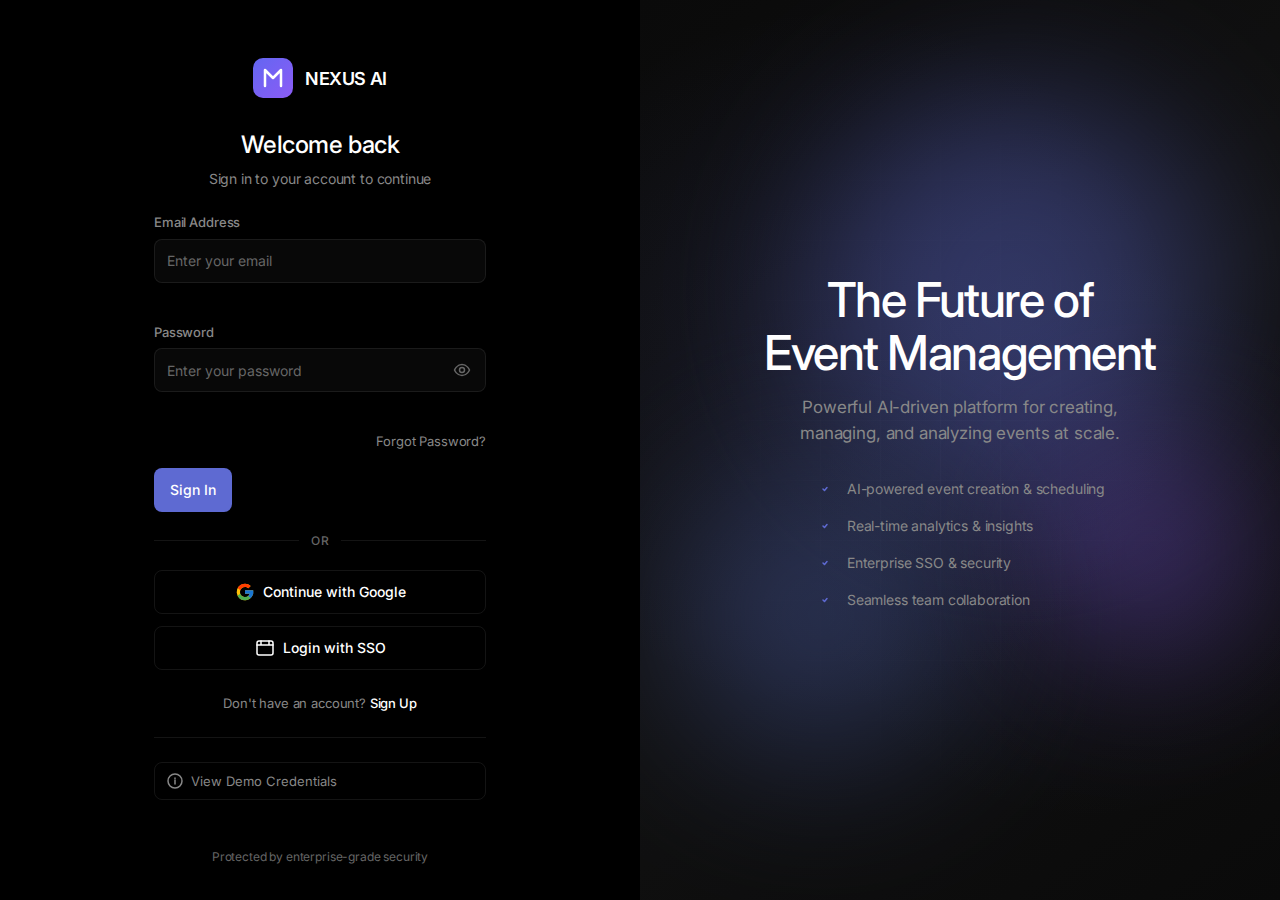
<file: index.html>
<!DOCTYPE html>
<html lang="en">
<head>
    <meta charset="UTF-8">
    <meta name="viewport" content="width=device-width, initial-scale=1.0">
    <title>NEXUS AI - Login</title>
    <link rel="preconnect" href="https://fonts.googleapis.com">
    <link rel="preconnect" href="https://fonts.gstatic.com" crossorigin>
    <link href="https://fonts.googleapis.com/css2?family=Inter:wght@400;500;600;700&display=swap" rel="stylesheet">
    <link rel="stylesheet" href="css/styles.css">
    <link rel="stylesheet" href="css/login.css">
</head>
<body>
    <div class="login-container">
        <!-- Left Side - Login Form -->
        <div class="login-left">
            <div class="login-card">
                <!-- Logo and Branding -->
                <div class="brand-header">
                    <div class="logo">
                        <svg width="40" height="40" viewBox="0 0 40 40" fill="none" xmlns="http://www.w3.org/2000/svg">
                            <rect width="40" height="40" rx="10" fill="url(#logo-gradient)"/>
                            <path d="M12 28V12L20 20L28 12V28" stroke="white" stroke-width="2.5" stroke-linecap="round" stroke-linejoin="round"/>
                            <defs>
                                <linearGradient id="logo-gradient" x1="0" y1="0" x2="40" y2="40" gradientUnits="userSpaceOnUse">
                                    <stop stop-color="#6366F1"/>
                                    <stop offset="1" stop-color="#8B5CF6"/>
                                </linearGradient>
                            </defs>
                        </svg>
                        <span class="logo-text">NEXUS AI</span>
                    </div>
                </div>

                <!-- Login Form -->
                <form id="loginForm" class="login-form" novalidate>
                    <h1 class="form-title">Welcome back</h1>
                    <p class="form-subtitle">Sign in to your account to continue</p>

                    <!-- Error Message Container -->
                    <div id="errorMessage" class="error-message hidden">
                        <svg width="16" height="16" viewBox="0 0 16 16" fill="none">
                            <circle cx="8" cy="8" r="7" stroke="currentColor" stroke-width="1.5"/>
                            <path d="M8 4.5V8.5M8 11V11.5" stroke="currentColor" stroke-width="1.5" stroke-linecap="round"/>
                        </svg>
                        <span id="errorText"></span>
                    </div>

                    <!-- Success Message Container -->
                    <div id="successMessage" class="success-message hidden">
                        <svg width="16" height="16" viewBox="0 0 16 16" fill="none">
                            <circle cx="8" cy="8" r="7" stroke="currentColor" stroke-width="1.5"/>
                            <path d="M5 8L7 10L11 6" stroke="currentColor" stroke-width="1.5" stroke-linecap="round" stroke-linejoin="round"/>
                        </svg>
                        <span id="successText"></span>
                    </div>

                    <!-- Email Field -->
                    <div class="form-group">
                        <label for="email" class="form-label">Email Address</label>
                        <input
                            type="email"
                            id="email"
                            name="email"
                            class="form-input"
                            placeholder="Enter your email"
                            autocomplete="email"
                            required
                        >
                        <span class="field-error" id="emailError"></span>
                    </div>

                    <!-- Password Field -->
                    <div class="form-group">
                        <label for="password" class="form-label">Password</label>
                        <div class="password-wrapper">
                            <input
                                type="password"
                                id="password"
                                name="password"
                                class="form-input"
                                placeholder="Enter your password"
                                autocomplete="current-password"
                                required
                            >
                            <button type="button" class="password-toggle" id="passwordToggle" aria-label="Toggle password visibility">
                                <svg class="eye-icon" width="20" height="20" viewBox="0 0 20 20" fill="none">
                                    <path d="M2.5 10C2.5 10 5 4.5 10 4.5C15 4.5 17.5 10 17.5 10C17.5 10 15 15.5 10 15.5C5 15.5 2.5 10 2.5 10Z" stroke="currentColor" stroke-width="1.5" stroke-linecap="round" stroke-linejoin="round"/>
                                    <circle cx="10" cy="10" r="2.5" stroke="currentColor" stroke-width="1.5"/>
                                </svg>
                                <svg class="eye-off-icon hidden" width="20" height="20" viewBox="0 0 20 20" fill="none">
                                    <path d="M2.5 10C2.5 10 5 4.5 10 4.5C15 4.5 17.5 10 17.5 10" stroke="currentColor" stroke-width="1.5" stroke-linecap="round"/>
                                    <path d="M17.5 10C17.5 10 15 15.5 10 15.5C5 15.5 2.5 10 2.5 10" stroke="currentColor" stroke-width="1.5" stroke-linecap="round"/>
                                    <path d="M3 3L17 17" stroke="currentColor" stroke-width="1.5" stroke-linecap="round"/>
                                </svg>
                            </button>
                        </div>
                        <span class="field-error" id="passwordError"></span>
                    </div>

                    <!-- Forgot Password Link -->
                    <div class="form-options">
                        <a href="forgot-password.html" class="forgot-link">Forgot Password?</a>
                    </div>

                    <!-- Sign In Button -->
                    <button type="submit" class="btn btn-primary" id="signInBtn">
                        <span class="btn-text">Sign In</span>
                        <span class="btn-loader hidden">
                            <svg class="spinner" width="20" height="20" viewBox="0 0 20 20">
                                <circle cx="10" cy="10" r="8" stroke="currentColor" stroke-width="2" fill="none" stroke-dasharray="50" stroke-dashoffset="20"/>
                            </svg>
                        </span>
                    </button>

                    <!-- Divider -->
                    <div class="divider">
                        <span>OR</span>
                    </div>

                    <!-- Google Login Button -->
                    <button type="button" class="btn btn-google" id="googleLoginBtn">
                        <svg width="20" height="20" viewBox="0 0 20 20" fill="none">
                            <path d="M18.171 8.368h-.67v-.035H10v3.333h4.709A4.998 4.998 0 0 1 5 10a5 5 0 0 1 5-5c1.275 0 2.434.48 3.317 1.266l2.357-2.357A8.295 8.295 0 0 0 10 1.667a8.333 8.333 0 1 0 8.171 6.7Z" fill="#FFC107"/>
                            <path d="M2.627 6.121 5.365 8.13A4.998 4.998 0 0 1 10 5c1.275 0 2.434.48 3.317 1.266l2.357-2.357A8.295 8.295 0 0 0 10 1.667a8.329 8.329 0 0 0-7.373 4.454Z" fill="#FF3D00"/>
                            <path d="M10 18.333a8.294 8.294 0 0 0 5.587-2.163l-2.579-2.183A4.963 4.963 0 0 1 10 15a4.998 4.998 0 0 1-4.701-3.311L2.58 13.783A8.327 8.327 0 0 0 10 18.333Z" fill="#4CAF50"/>
                            <path d="M18.171 8.368h-.67v-.035H10v3.333h4.709a5.015 5.015 0 0 1-1.703 2.321l2.58 2.182c-.183.166 2.747-2.003 2.747-6.17 0-.559-.057-1.104-.162-1.631Z" fill="#1976D2"/>
                        </svg>
                        <span>Continue with Google</span>
                    </button>

                    <!-- SSO Login Button -->
                    <button type="button" class="btn btn-sso" id="ssoLoginBtn" style="margin-top: 12px;">
                        <svg width="20" height="20" viewBox="0 0 20 20" fill="none">
                            <rect x="2" y="3" width="16" height="14" rx="2" stroke="currentColor" stroke-width="1.5"/>
                            <path d="M2 7h16M6 3v4M14 3v4" stroke="currentColor" stroke-width="1.5" stroke-linecap="round"/>
                        </svg>
                        <span>Login with SSO</span>
                    </button>

                    <!-- Sign Up Link -->
                    <p class="signup-prompt">
                        Don't have an account? <a href="#" class="signup-link">Sign Up</a>
                    </p>
                </form>

                <!-- Demo Credentials Info -->
                <div class="demo-info">
                    <button type="button" class="demo-toggle" id="demoToggle">
                        <svg width="16" height="16" viewBox="0 0 16 16" fill="none">
                            <circle cx="8" cy="8" r="7" stroke="currentColor" stroke-width="1.5"/>
                            <path d="M8 7V11M8 5V5.5" stroke="currentColor" stroke-width="1.5" stroke-linecap="round"/>
                        </svg>
                        <span>View Demo Credentials</span>
                    </button>
                    <div class="demo-credentials hidden" id="demoCredentials">
                        <div class="credentials-section">
                            <h4>Enterprise Users (SSO)</h4>
                            <ul>
                                <li><strong>Super Admin:</strong> superadmin@intuvia.com / Admin@123</li>
                                <li><strong>Admin:</strong> admin@intuvia.com / Admin@123</li>
                                <li><strong>Viewer:</strong> viewer@intuvia.com / Viewer@123</li>
                            </ul>
                        </div>
                        <div class="credentials-section">
                            <h4>Normal Users</h4>
                            <ul>
                                <li><strong>User:</strong> user@example.com / User@123</li>
                                <li><strong>Organizer:</strong> organizer@example.com / Organizer@123</li>
                            </ul>
                        </div>
                    </div>
                </div>
            </div>

            <!-- Security Notice -->
            <p class="security-notice">
                Protected by enterprise-grade security
            </p>
        </div>

        <!-- Right Side - Visual/Image Area -->
        <div class="login-right">
            <!-- Animated Background Elements -->
            <div class="grid-pattern"></div>
            <div class="gradient-orb gradient-orb-1"></div>
            <div class="gradient-orb gradient-orb-2"></div>
            <div class="gradient-orb gradient-orb-3"></div>

            <!-- Content -->
            <div class="login-right-content">
                <h2 class="login-right-title">
                    The Future of<br>Event Management
                </h2>
                <p class="login-right-subtitle">
                    Powerful AI-driven platform for creating, managing, and analyzing events at scale.
                </p>

                <!-- Feature List -->
                <div class="feature-list">
                    <div class="feature-item">
                        <div class="feature-icon">
                            <svg width="14" height="14" viewBox="0 0 14 14" fill="none">
                                <path d="M5 7L6.5 8.5L9 5.5" stroke="currentColor" stroke-width="1.5" stroke-linecap="round" stroke-linejoin="round"/>
                            </svg>
                        </div>
                        <span>AI-powered event creation & scheduling</span>
                    </div>
                    <div class="feature-item">
                        <div class="feature-icon">
                            <svg width="14" height="14" viewBox="0 0 14 14" fill="none">
                                <path d="M5 7L6.5 8.5L9 5.5" stroke="currentColor" stroke-width="1.5" stroke-linecap="round" stroke-linejoin="round"/>
                            </svg>
                        </div>
                        <span>Real-time analytics & insights</span>
                    </div>
                    <div class="feature-item">
                        <div class="feature-icon">
                            <svg width="14" height="14" viewBox="0 0 14 14" fill="none">
                                <path d="M5 7L6.5 8.5L9 5.5" stroke="currentColor" stroke-width="1.5" stroke-linecap="round" stroke-linejoin="round"/>
                            </svg>
                        </div>
                        <span>Enterprise SSO & security</span>
                    </div>
                    <div class="feature-item">
                        <div class="feature-icon">
                            <svg width="14" height="14" viewBox="0 0 14 14" fill="none">
                                <path d="M5 7L6.5 8.5L9 5.5" stroke="currentColor" stroke-width="1.5" stroke-linecap="round" stroke-linejoin="round"/>
                            </svg>
                        </div>
                        <span>Seamless team collaboration</span>
                    </div>
                </div>
            </div>
        </div>
    </div>

    <script src="js/auth.js"></script>
    <script src="js/validation.js"></script>
</body>
</html>
</file>
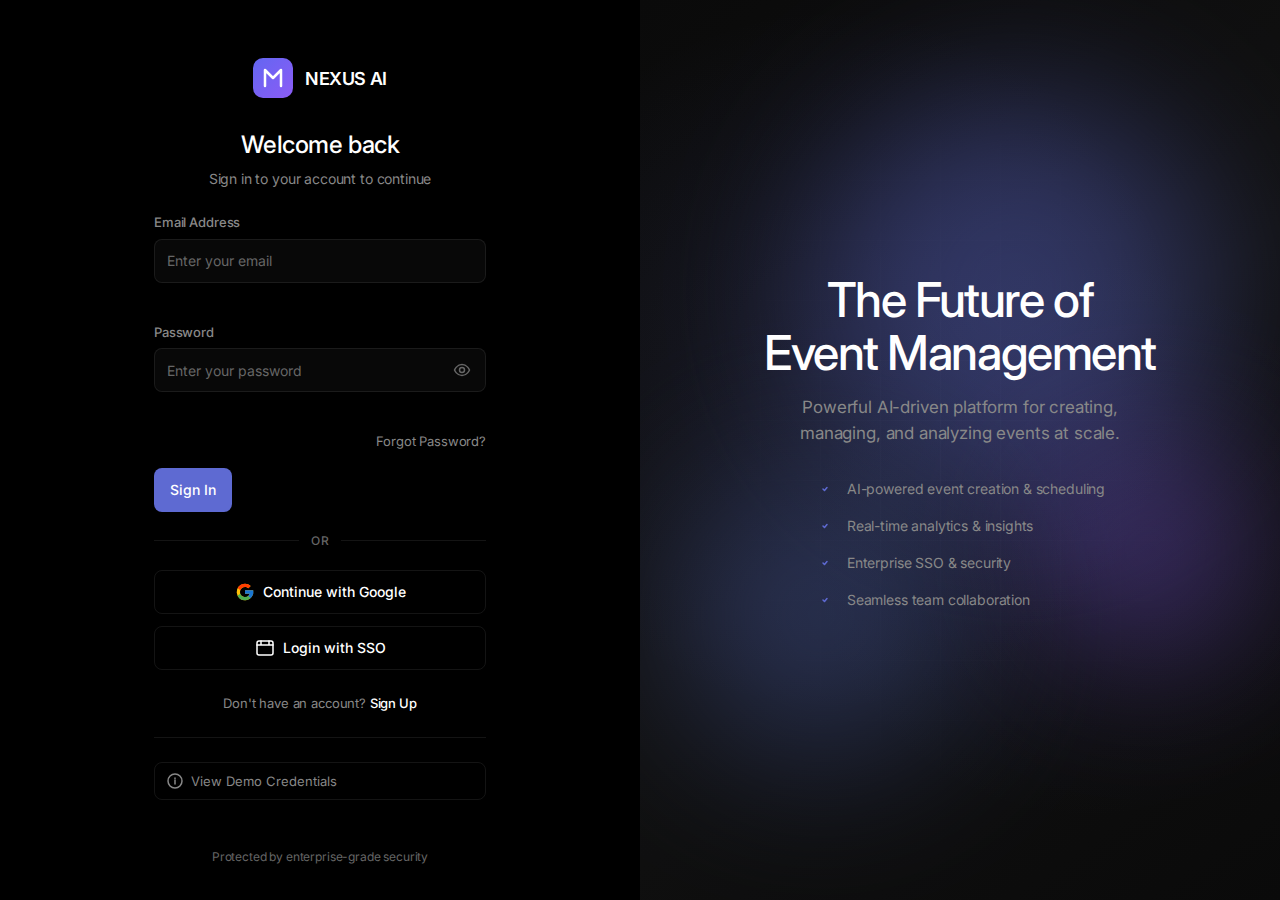
<file: dashboard-admin.html>
<!DOCTYPE html>
<html lang="en">
<head>
    <meta charset="UTF-8">
    <meta name="viewport" content="width=device-width, initial-scale=1.0">
    <title>Admin Dashboard - NEXUS AI</title>
    <link rel="preconnect" href="https://fonts.googleapis.com">
    <link rel="preconnect" href="https://fonts.gstatic.com" crossorigin>
    <link href="https://fonts.googleapis.com/css2?family=Inter:wght@400;500;600;700&display=swap" rel="stylesheet">
    <link rel="stylesheet" href="css/styles.css">
    <link rel="stylesheet" href="css/dashboard.css">
</head>
<body>
    <div class="dashboard-layout">
        <!-- Sidebar Overlay (Mobile) -->
        <div class="sidebar-overlay" id="sidebarOverlay"></div>

        <!-- Sidebar -->
        <aside class="sidebar">
            <div class="sidebar-header">
                <div class="sidebar-logo">
                    <div class="sidebar-logo-icon">
                        <svg width="20" height="20" viewBox="0 0 20 20" fill="none">
                            <path d="M4 16V4L10 10L16 4V16" stroke="currentColor" stroke-width="2" stroke-linecap="round" stroke-linejoin="round"/>
                        </svg>
                    </div>
                    <span class="sidebar-logo-text">NEXUS AI</span>
                </div>
            </div>

            <nav class="sidebar-nav">
                <div class="nav-section">
                    <span class="nav-section-title">Main</span>
                    <a href="#" class="nav-item active" data-feature="events">
                        <svg class="nav-item-icon" viewBox="0 0 20 20" fill="none">
                            <rect x="3" y="4" width="14" height="13" rx="2" stroke="currentColor" stroke-width="1.5"/>
                            <path d="M3 8H17M7 2V4M13 2V4" stroke="currentColor" stroke-width="1.5" stroke-linecap="round"/>
                        </svg>
                        <span class="nav-item-text">Events</span>
                    </a>
                    <!-- Admins - Disabled for Admin role -->
                    <a href="#" class="nav-item disabled" data-feature="admins">
                        <svg class="nav-item-icon" viewBox="0 0 20 20" fill="none">
                            <circle cx="10" cy="6" r="3" stroke="currentColor" stroke-width="1.5"/>
                            <path d="M16 17C16 14.2386 13.3137 12 10 12C6.68629 12 4 14.2386 4 17" stroke="currentColor" stroke-width="1.5" stroke-linecap="round"/>
                        </svg>
                        <span class="nav-item-text">Admins</span>
                        <svg width="14" height="14" viewBox="0 0 14 14" fill="none" style="margin-left: auto; color: var(--text-tertiary);">
                            <rect x="2" y="5" width="10" height="7" rx="1" stroke="currentColor" stroke-width="1.5"/>
                            <path d="M4 5V4C4 2.34315 5.34315 1 7 1C8.65685 1 10 2.34315 10 4V5" stroke="currentColor" stroke-width="1.5"/>
                        </svg>
                    </a>
                    <!-- Budget - Disabled for Admin role -->
                    <a href="#" class="nav-item disabled" data-feature="budget">
                        <svg class="nav-item-icon" viewBox="0 0 20 20" fill="none">
                            <rect x="2" y="4" width="16" height="12" rx="2" stroke="currentColor" stroke-width="1.5"/>
                            <path d="M2 8H18" stroke="currentColor" stroke-width="1.5"/>
                            <path d="M6 12H10" stroke="currentColor" stroke-width="1.5" stroke-linecap="round"/>
                        </svg>
                        <span class="nav-item-text">Budget Management</span>
                        <svg width="14" height="14" viewBox="0 0 14 14" fill="none" style="margin-left: auto; color: var(--text-tertiary);">
                            <rect x="2" y="5" width="10" height="7" rx="1" stroke="currentColor" stroke-width="1.5"/>
                            <path d="M4 5V4C4 2.34315 5.34315 1 7 1C8.65685 1 10 2.34315 10 4V5" stroke="currentColor" stroke-width="1.5"/>
                        </svg>
                    </a>
                </div>

                <div class="nav-section">
                    <span class="nav-section-title">System</span>
                    <a href="#" class="nav-item" data-feature="logs">
                        <svg class="nav-item-icon" viewBox="0 0 20 20" fill="none">
                            <path d="M4 4H16M4 8H16M4 12H10M4 16H8" stroke="currentColor" stroke-width="1.5" stroke-linecap="round"/>
                        </svg>
                        <span class="nav-item-text">Activity Logs</span>
                    </a>
                    <!-- Settings - Disabled for Admin role -->
                    <a href="#" class="nav-item disabled" data-feature="settings">
                        <svg class="nav-item-icon" viewBox="0 0 20 20" fill="none">
                            <circle cx="10" cy="10" r="2" stroke="currentColor" stroke-width="1.5"/>
                            <path d="M10 2V4M10 16V18M18 10H16M4 10H2M15.66 4.34L14.24 5.76M5.76 14.24L4.34 15.66M15.66 15.66L14.24 14.24M5.76 5.76L4.34 4.34" stroke="currentColor" stroke-width="1.5" stroke-linecap="round"/>
                        </svg>
                        <span class="nav-item-text">Global Settings</span>
                        <svg width="14" height="14" viewBox="0 0 14 14" fill="none" style="margin-left: auto; color: var(--text-tertiary);">
                            <rect x="2" y="5" width="10" height="7" rx="1" stroke="currentColor" stroke-width="1.5"/>
                            <path d="M4 5V4C4 2.34315 5.34315 1 7 1C8.65685 1 10 2.34315 10 4V5" stroke="currentColor" stroke-width="1.5"/>
                        </svg>
                    </a>
                </div>
            </nav>

            <div class="sidebar-footer">
                <div class="user-dropdown">
                    <div class="user-menu">
                        <div class="user-avatar">SJ</div>
                        <div class="user-info">
                            <p class="user-name">Sarah Johnson</p>
                            <p class="user-role">Admin</p>
                        </div>
                        <svg width="16" height="16" viewBox="0 0 16 16" fill="none" style="color: var(--text-tertiary);">
                            <path d="M4 6L8 10L12 6" stroke="currentColor" stroke-width="1.5" stroke-linecap="round" stroke-linejoin="round"/>
                        </svg>
                    </div>
                    <div class="user-dropdown-menu">
                        <div class="dropdown-item" data-action="profile">
                            <svg width="16" height="16" viewBox="0 0 16 16" fill="none">
                                <circle cx="8" cy="5" r="2.5" stroke="currentColor" stroke-width="1.5"/>
                                <path d="M13 14C13 11.2386 10.7614 9 8 9C5.23858 9 3 11.2386 3 14" stroke="currentColor" stroke-width="1.5" stroke-linecap="round"/>
                            </svg>
                            <span>Profile Settings</span>
                        </div>
                        <div class="dropdown-divider"></div>
                        <div class="dropdown-item danger" data-action="logout">
                            <svg width="16" height="16" viewBox="0 0 16 16" fill="none">
                                <path d="M6 14H3C2.44772 14 2 13.5523 2 13V3C2 2.44772 2.44772 2 3 2H6" stroke="currentColor" stroke-width="1.5" stroke-linecap="round"/>
                                <path d="M11 11L14 8L11 5" stroke="currentColor" stroke-width="1.5" stroke-linecap="round" stroke-linejoin="round"/>
                                <path d="M14 8H6" stroke="currentColor" stroke-width="1.5" stroke-linecap="round"/>
                            </svg>
                            <span>Logout</span>
                        </div>
                    </div>
                </div>
            </div>
        </aside>

        <!-- Main Content -->
        <main class="main-content">
            <!-- Top Header -->
            <header class="top-header">
                <div class="header-left">
                    <button class="mobile-menu-btn" id="mobileMenuBtn">
                        <svg width="24" height="24" viewBox="0 0 24 24" fill="none">
                            <path d="M3 12H21M3 6H21M3 18H21" stroke="currentColor" stroke-width="2" stroke-linecap="round"/>
                        </svg>
                    </button>
                    <h1 class="page-title">Admin Dashboard</h1>
                    <span class="badge badge-primary" style="margin-left: 12px;">Limited Access</span>
                </div>
                <div class="header-right">
                    <button class="header-icon-btn">
                        <svg width="20" height="20" viewBox="0 0 20 20" fill="none">
                            <path d="M17 17L13 13M15 8C15 11.866 11.866 15 8 15C4.13401 15 1 11.866 1 8C1 4.13401 4.13401 1 8 1C11.866 1 15 4.13401 15 8Z" stroke="currentColor" stroke-width="1.5" stroke-linecap="round"/>
                        </svg>
                    </button>
                    <button class="header-icon-btn">
                        <svg width="20" height="20" viewBox="0 0 20 20" fill="none">
                            <path d="M10 2C7.23858 2 5 4.23858 5 7V10L3 13V14H17V13L15 10V7C15 4.23858 12.7614 2 10 2Z" stroke="currentColor" stroke-width="1.5" stroke-linecap="round" stroke-linejoin="round"/>
                            <path d="M8 14V15C8 16.1046 8.89543 17 10 17C11.1046 17 12 16.1046 12 15V14" stroke="currentColor" stroke-width="1.5"/>
                        </svg>
                        <span class="notification-dot"></span>
                    </button>
                </div>
            </header>

            <!-- Content Area -->
            <div class="content-area">
                <!-- Info Banner -->
                <div style="background-color: rgba(99, 102, 241, 0.1); border: 1px solid rgba(99, 102, 241, 0.2); border-radius: 8px; padding: 16px; margin-bottom: 24px; display: flex; align-items: center; gap: 12px;">
                    <svg width="20" height="20" viewBox="0 0 20 20" fill="none" style="color: var(--primary); flex-shrink: 0;">
                        <circle cx="10" cy="10" r="8" stroke="currentColor" stroke-width="1.5"/>
                        <path d="M10 6V10M10 13V14" stroke="currentColor" stroke-width="1.5" stroke-linecap="round"/>
                    </svg>
                    <p style="font-size: 14px; color: var(--text-secondary); margin: 0;">
                        You have <strong>Admin</strong> access. Some features like Budget Management and Global Settings are restricted to Super Admins.
                    </p>
                </div>

                <!-- Stats Grid -->
                <div class="stats-grid">
                    <div class="stat-card">
                        <div class="stat-header">
                            <div class="stat-icon purple">
                                <svg width="20" height="20" viewBox="0 0 20 20" fill="none">
                                    <rect x="3" y="4" width="14" height="13" rx="2" stroke="currentColor" stroke-width="1.5"/>
                                    <path d="M3 8H17M7 2V4M13 2V4" stroke="currentColor" stroke-width="1.5" stroke-linecap="round"/>
                                </svg>
                            </div>
                        </div>
                        <p class="stat-value">8</p>
                        <p class="stat-label">Assigned Events</p>
                    </div>

                    <div class="stat-card">
                        <div class="stat-header">
                            <div class="stat-icon green">
                                <svg width="20" height="20" viewBox="0 0 20 20" fill="none">
                                    <circle cx="10" cy="6" r="3" stroke="currentColor" stroke-width="1.5"/>
                                    <path d="M16 17C16 14.2386 13.3137 12 10 12C6.68629 12 4 14.2386 4 17" stroke="currentColor" stroke-width="1.5" stroke-linecap="round"/>
                                </svg>
                            </div>
                        </div>
                        <p class="stat-value">4,250</p>
                        <p class="stat-label">Event Registrations</p>
                    </div>

                    <div class="stat-card">
                        <div class="stat-header">
                            <div class="stat-icon blue">
                                <svg width="20" height="20" viewBox="0 0 20 20" fill="none">
                                    <path d="M10 2L12.09 8.26L18 9.27L14 14.14L14.18 20L10 17.27L5.82 20L6 14.14L2 9.27L7.91 8.26L10 2Z" stroke="currentColor" stroke-width="1.5" stroke-linejoin="round"/>
                                </svg>
                            </div>
                        </div>
                        <p class="stat-value">4.8</p>
                        <p class="stat-label">Average Rating</p>
                    </div>
                </div>

                <!-- Events Section -->
                <div class="content-header">
                    <h2 class="content-title">My Assigned Events</h2>
                    <div class="content-actions">
                        <button class="btn btn-primary" onclick="createEvent()">
                            <svg width="16" height="16" viewBox="0 0 16 16" fill="none">
                                <path d="M8 3V13M3 8H13" stroke="currentColor" stroke-width="1.5" stroke-linecap="round"/>
                            </svg>
                            Create Event
                        </button>
                    </div>
                </div>

                <!-- Events Grid -->
                <div class="events-grid">
                    <!-- Events will be loaded here by JavaScript -->
                </div>
            </div>
        </main>
    </div>

    <script src="js/auth.js"></script>
    <script src="js/dashboard.js"></script>
    <script>
        // Protect this route - Admin and Super Admin can access
        document.addEventListener('DOMContentLoaded', () => {
            if (!window.NexusAuth.protectRoute(['Admin', 'Super Admin'])) {
                const role = window.NexusAuth.getUserRole();
                if (role) {
                    window.location.href = window.NexusAuth.getDashboardUrl(role);
                } else {
                    window.location.href = 'index.html';
                }
            }
        });
    </script>
</body>
</html>
</file>
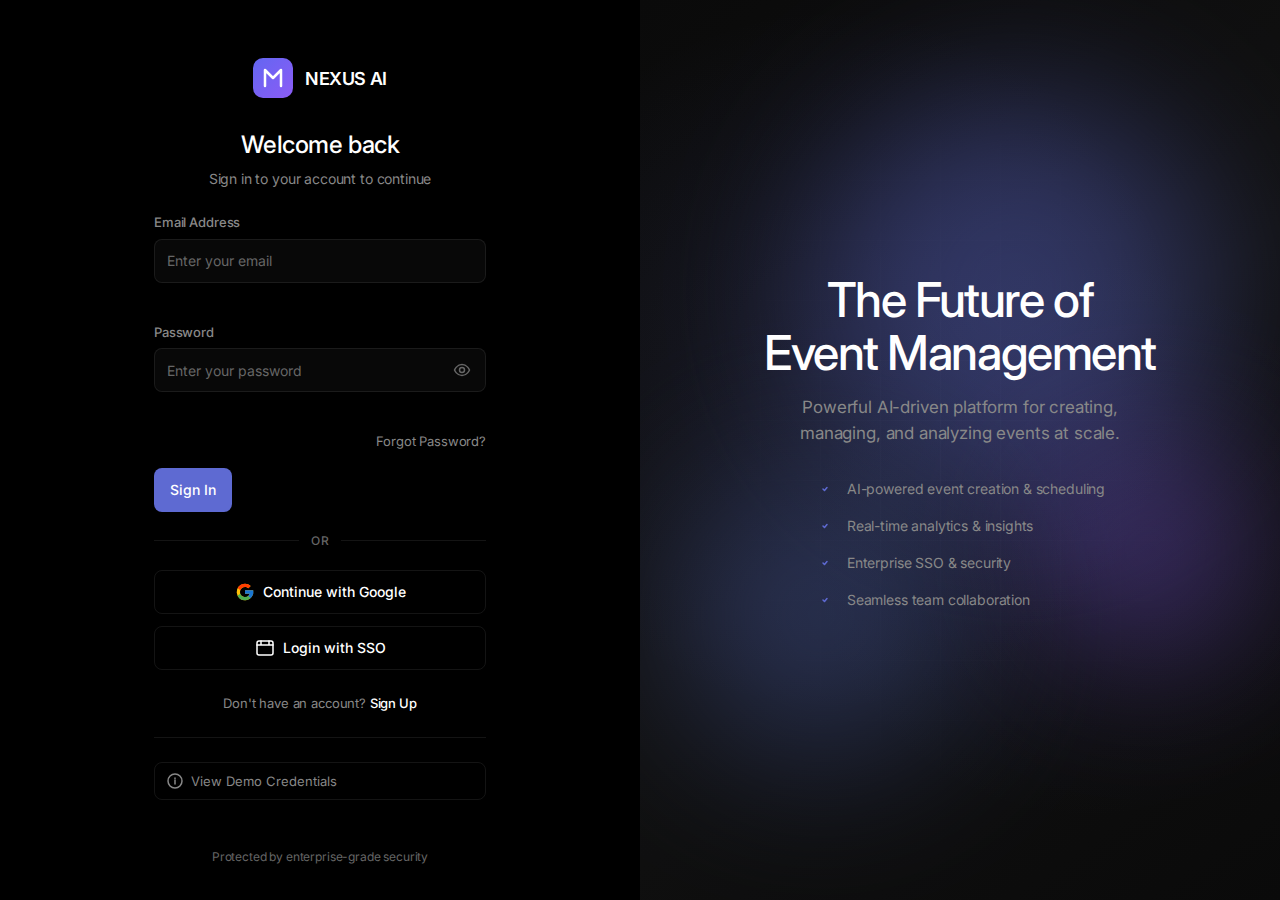
<file: dashboard-superadmin.html>
<!DOCTYPE html>
<html lang="en">
<head>
    <meta charset="UTF-8">
    <meta name="viewport" content="width=device-width, initial-scale=1.0">
    <title>Super Admin Dashboard - NEXUS AI</title>
    <link rel="preconnect" href="https://fonts.googleapis.com">
    <link rel="preconnect" href="https://fonts.gstatic.com" crossorigin>
    <link href="https://fonts.googleapis.com/css2?family=Inter:wght@400;500;600;700&display=swap" rel="stylesheet">
    <link rel="stylesheet" href="css/styles.css">
    <link rel="stylesheet" href="css/dashboard.css">
</head>
<body>
    <div class="dashboard-layout">
        <!-- Sidebar Overlay (Mobile) -->
        <div class="sidebar-overlay" id="sidebarOverlay"></div>

        <!-- Sidebar -->
        <aside class="sidebar">
            <div class="sidebar-header">
                <div class="sidebar-logo">
                    <div class="sidebar-logo-icon">
                        <svg width="20" height="20" viewBox="0 0 20 20" fill="none">
                            <path d="M4 16V4L10 10L16 4V16" stroke="currentColor" stroke-width="2" stroke-linecap="round" stroke-linejoin="round"/>
                        </svg>
                    </div>
                    <span class="sidebar-logo-text">NEXUS AI</span>
                </div>
            </div>

            <nav class="sidebar-nav">
                <div class="nav-section">
                    <span class="nav-section-title">Main</span>
                    <a href="#" class="nav-item active" data-feature="events">
                        <svg class="nav-item-icon" viewBox="0 0 20 20" fill="none">
                            <rect x="3" y="4" width="14" height="13" rx="2" stroke="currentColor" stroke-width="1.5"/>
                            <path d="M3 8H17M7 2V4M13 2V4" stroke="currentColor" stroke-width="1.5" stroke-linecap="round"/>
                        </svg>
                        <span class="nav-item-text">Events</span>
                    </a>
                    <a href="#" class="nav-item" data-feature="admins">
                        <svg class="nav-item-icon" viewBox="0 0 20 20" fill="none">
                            <circle cx="10" cy="6" r="3" stroke="currentColor" stroke-width="1.5"/>
                            <path d="M16 17C16 14.2386 13.3137 12 10 12C6.68629 12 4 14.2386 4 17" stroke="currentColor" stroke-width="1.5" stroke-linecap="round"/>
                        </svg>
                        <span class="nav-item-text">Admins</span>
                    </a>
                    <a href="#" class="nav-item" data-feature="budget">
                        <svg class="nav-item-icon" viewBox="0 0 20 20" fill="none">
                            <rect x="2" y="4" width="16" height="12" rx="2" stroke="currentColor" stroke-width="1.5"/>
                            <path d="M2 8H18" stroke="currentColor" stroke-width="1.5"/>
                            <path d="M6 12H10" stroke="currentColor" stroke-width="1.5" stroke-linecap="round"/>
                        </svg>
                        <span class="nav-item-text">Budget Management</span>
                    </a>
                    <a href="#" class="nav-item" data-feature="sales">
                        <svg class="nav-item-icon" viewBox="0 0 20 20" fill="none">
                            <path d="M3 17V7L10 3L17 7V17" stroke="currentColor" stroke-width="1.5" stroke-linecap="round" stroke-linejoin="round"/>
                            <path d="M7 17V11H13V17" stroke="currentColor" stroke-width="1.5" stroke-linecap="round" stroke-linejoin="round"/>
                        </svg>
                        <span class="nav-item-text">Sales Team</span>
                    </a>
                </div>

                <div class="nav-section">
                    <span class="nav-section-title">System</span>
                    <a href="#" class="nav-item" data-feature="logs">
                        <svg class="nav-item-icon" viewBox="0 0 20 20" fill="none">
                            <path d="M4 4H16M4 8H16M4 12H10M4 16H8" stroke="currentColor" stroke-width="1.5" stroke-linecap="round"/>
                        </svg>
                        <span class="nav-item-text">Activity Logs</span>
                    </a>
                    <a href="#" class="nav-item" data-feature="settings">
                        <svg class="nav-item-icon" viewBox="0 0 20 20" fill="none">
                            <circle cx="10" cy="10" r="2" stroke="currentColor" stroke-width="1.5"/>
                            <path d="M10 2V4M10 16V18M18 10H16M4 10H2M15.66 4.34L14.24 5.76M5.76 14.24L4.34 15.66M15.66 15.66L14.24 14.24M5.76 5.76L4.34 4.34" stroke="currentColor" stroke-width="1.5" stroke-linecap="round"/>
                        </svg>
                        <span class="nav-item-text">Global Settings</span>
                    </a>
                </div>
            </nav>

            <div class="sidebar-footer">
                <div class="user-dropdown">
                    <div class="user-menu">
                        <div class="user-avatar">JS</div>
                        <div class="user-info">
                            <p class="user-name">John Smith</p>
                            <p class="user-role">Super Admin</p>
                        </div>
                        <svg width="16" height="16" viewBox="0 0 16 16" fill="none" style="color: var(--text-tertiary);">
                            <path d="M4 6L8 10L12 6" stroke="currentColor" stroke-width="1.5" stroke-linecap="round" stroke-linejoin="round"/>
                        </svg>
                    </div>
                    <div class="user-dropdown-menu">
                        <div class="dropdown-item" data-action="profile">
                            <svg width="16" height="16" viewBox="0 0 16 16" fill="none">
                                <circle cx="8" cy="5" r="2.5" stroke="currentColor" stroke-width="1.5"/>
                                <path d="M13 14C13 11.2386 10.7614 9 8 9C5.23858 9 3 11.2386 3 14" stroke="currentColor" stroke-width="1.5" stroke-linecap="round"/>
                            </svg>
                            <span>Profile Settings</span>
                        </div>
                        <div class="dropdown-divider"></div>
                        <div class="dropdown-item danger" data-action="logout">
                            <svg width="16" height="16" viewBox="0 0 16 16" fill="none">
                                <path d="M6 14H3C2.44772 14 2 13.5523 2 13V3C2 2.44772 2.44772 2 3 2H6" stroke="currentColor" stroke-width="1.5" stroke-linecap="round"/>
                                <path d="M11 11L14 8L11 5" stroke="currentColor" stroke-width="1.5" stroke-linecap="round" stroke-linejoin="round"/>
                                <path d="M14 8H6" stroke="currentColor" stroke-width="1.5" stroke-linecap="round"/>
                            </svg>
                            <span>Logout</span>
                        </div>
                    </div>
                </div>
            </div>
        </aside>

        <!-- Main Content -->
        <main class="main-content">
            <!-- Top Header -->
            <header class="top-header">
                <div class="header-left">
                    <button class="mobile-menu-btn" id="mobileMenuBtn">
                        <svg width="24" height="24" viewBox="0 0 24 24" fill="none">
                            <path d="M3 12H21M3 6H21M3 18H21" stroke="currentColor" stroke-width="2" stroke-linecap="round"/>
                        </svg>
                    </button>
                    <h1 class="page-title">Dashboard</h1>
                </div>
                <div class="header-right">
                    <button class="header-icon-btn">
                        <svg width="20" height="20" viewBox="0 0 20 20" fill="none">
                            <path d="M17 17L13 13M15 8C15 11.866 11.866 15 8 15C4.13401 15 1 11.866 1 8C1 4.13401 4.13401 1 8 1C11.866 1 15 4.13401 15 8Z" stroke="currentColor" stroke-width="1.5" stroke-linecap="round"/>
                        </svg>
                    </button>
                    <button class="header-icon-btn">
                        <svg width="20" height="20" viewBox="0 0 20 20" fill="none">
                            <path d="M10 2C7.23858 2 5 4.23858 5 7V10L3 13V14H17V13L15 10V7C15 4.23858 12.7614 2 10 2Z" stroke="currentColor" stroke-width="1.5" stroke-linecap="round" stroke-linejoin="round"/>
                            <path d="M8 14V15C8 16.1046 8.89543 17 10 17C11.1046 17 12 16.1046 12 15V14" stroke="currentColor" stroke-width="1.5"/>
                        </svg>
                        <span class="notification-dot"></span>
                    </button>
                </div>
            </header>

            <!-- Content Area -->
            <div class="content-area">
                <!-- Stats Grid -->
                <div class="stats-grid">
                    <div class="stat-card">
                        <div class="stat-header">
                            <div class="stat-icon purple">
                                <svg width="20" height="20" viewBox="0 0 20 20" fill="none">
                                    <rect x="3" y="4" width="14" height="13" rx="2" stroke="currentColor" stroke-width="1.5"/>
                                    <path d="M3 8H17M7 2V4M13 2V4" stroke="currentColor" stroke-width="1.5" stroke-linecap="round"/>
                                </svg>
                            </div>
                            <span class="stat-trend up">
                                <svg width="12" height="12" viewBox="0 0 12 12" fill="none">
                                    <path d="M6 9V3M6 3L3 6M6 3L9 6" stroke="currentColor" stroke-width="1.5" stroke-linecap="round" stroke-linejoin="round"/>
                                </svg>
                                12%
                            </span>
                        </div>
                        <p class="stat-value">24</p>
                        <p class="stat-label">Total Events</p>
                    </div>

                    <div class="stat-card">
                        <div class="stat-header">
                            <div class="stat-icon green">
                                <svg width="20" height="20" viewBox="0 0 20 20" fill="none">
                                    <circle cx="10" cy="6" r="3" stroke="currentColor" stroke-width="1.5"/>
                                    <path d="M16 17C16 14.2386 13.3137 12 10 12C6.68629 12 4 14.2386 4 17" stroke="currentColor" stroke-width="1.5" stroke-linecap="round"/>
                                </svg>
                            </div>
                            <span class="stat-trend up">
                                <svg width="12" height="12" viewBox="0 0 12 12" fill="none">
                                    <path d="M6 9V3M6 3L3 6M6 3L9 6" stroke="currentColor" stroke-width="1.5" stroke-linecap="round" stroke-linejoin="round"/>
                                </svg>
                                8%
                            </span>
                        </div>
                        <p class="stat-value">12,450</p>
                        <p class="stat-label">Total Registrations</p>
                    </div>

                    <div class="stat-card">
                        <div class="stat-header">
                            <div class="stat-icon blue">
                                <svg width="20" height="20" viewBox="0 0 20 20" fill="none">
                                    <rect x="2" y="4" width="16" height="12" rx="2" stroke="currentColor" stroke-width="1.5"/>
                                    <path d="M2 8H18" stroke="currentColor" stroke-width="1.5"/>
                                </svg>
                            </div>
                        </div>
                        <p class="stat-value">50,000</p>
                        <p class="stat-label">Registration Credits</p>
                    </div>

                    <div class="stat-card">
                        <div class="stat-header">
                            <div class="stat-icon orange">
                                <svg width="20" height="20" viewBox="0 0 20 20" fill="none">
                                    <path d="M2 4L10 8L18 4M2 4V14L10 18M2 4L10 2L18 4M18 4V14L10 18M10 8V18" stroke="currentColor" stroke-width="1.5" stroke-linejoin="round"/>
                                </svg>
                            </div>
                        </div>
                        <p class="stat-value">100,000</p>
                        <p class="stat-label">Email Credits</p>
                    </div>
                </div>

                <!-- Events Section -->
                <div class="content-header">
                    <h2 class="content-title">Recent Events</h2>
                    <div class="content-actions">
                        <button class="btn btn-secondary">
                            <svg width="16" height="16" viewBox="0 0 16 16" fill="none">
                                <path d="M2 4H14M4 4V2H12V4M6 7V12M10 7V12M3 4L4 14H12L13 4" stroke="currentColor" stroke-width="1.5" stroke-linecap="round" stroke-linejoin="round"/>
                            </svg>
                            Filter
                        </button>
                        <button class="btn btn-primary" onclick="createEvent()">
                            <svg width="16" height="16" viewBox="0 0 16 16" fill="none">
                                <path d="M8 3V13M3 8H13" stroke="currentColor" stroke-width="1.5" stroke-linecap="round"/>
                            </svg>
                            Create Event
                        </button>
                    </div>
                </div>

                <!-- Events Grid -->
                <div class="events-grid">
                    <!-- Events will be loaded here by JavaScript -->
                </div>
            </div>
        </main>
    </div>

    <script src="js/auth.js"></script>
    <script src="js/dashboard.js"></script>
    <script>
        // Protect this route - only Super Admin can access
        document.addEventListener('DOMContentLoaded', () => {
            if (!window.NexusAuth.protectRoute(['Super Admin'])) {
                // Redirect to appropriate dashboard or show access denied
                const role = window.NexusAuth.getUserRole();
                if (role) {
                    window.location.href = window.NexusAuth.getDashboardUrl(role);
                } else {
                    window.location.href = 'index.html';
                }
            }
        });
    </script>
</body>
</html>
</file>
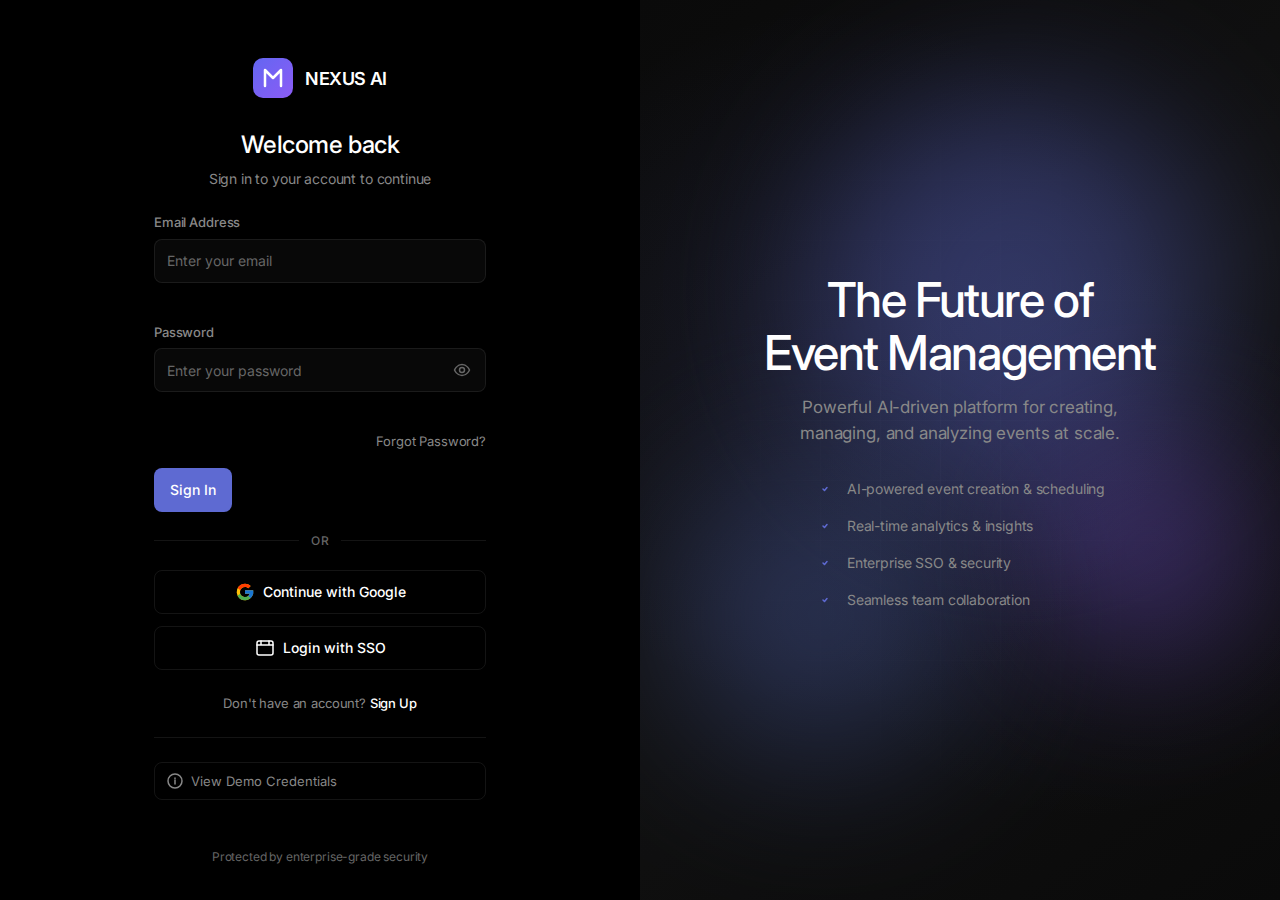
<file: dashboard-user.html>
<!DOCTYPE html>
<html lang="en">
<head>
    <meta charset="UTF-8">
    <meta name="viewport" content="width=device-width, initial-scale=1.0">
    <title>My Dashboard - NEXUS AI</title>
    <link rel="preconnect" href="https://fonts.googleapis.com">
    <link rel="preconnect" href="https://fonts.gstatic.com" crossorigin>
    <link href="https://fonts.googleapis.com/css2?family=Inter:wght@400;500;600;700&display=swap" rel="stylesheet">
    <link rel="stylesheet" href="css/styles.css">
    <link rel="stylesheet" href="css/dashboard.css">
</head>
<body>
    <div class="dashboard-layout">
        <!-- Sidebar Overlay (Mobile) -->
        <div class="sidebar-overlay" id="sidebarOverlay"></div>

        <!-- Sidebar -->
        <aside class="sidebar">
            <div class="sidebar-header">
                <div class="sidebar-logo">
                    <div class="sidebar-logo-icon">
                        <svg width="20" height="20" viewBox="0 0 20 20" fill="none">
                            <path d="M4 16V4L10 10L16 4V16" stroke="currentColor" stroke-width="2" stroke-linecap="round" stroke-linejoin="round"/>
                        </svg>
                    </div>
                    <span class="sidebar-logo-text">NEXUS AI</span>
                </div>
            </div>

            <nav class="sidebar-nav">
                <div class="nav-section">
                    <span class="nav-section-title">Main</span>
                    <a href="#" class="nav-item active" data-feature="events">
                        <svg class="nav-item-icon" viewBox="0 0 20 20" fill="none">
                            <rect x="3" y="4" width="14" height="13" rx="2" stroke="currentColor" stroke-width="1.5"/>
                            <path d="M3 8H17M7 2V4M13 2V4" stroke="currentColor" stroke-width="1.5" stroke-linecap="round"/>
                        </svg>
                        <span class="nav-item-text">My Events</span>
                    </a>
                    <a href="#" class="nav-item" data-feature="calendar">
                        <svg class="nav-item-icon" viewBox="0 0 20 20" fill="none">
                            <rect x="3" y="4" width="14" height="13" rx="2" stroke="currentColor" stroke-width="1.5"/>
                            <path d="M3 8H17M7 2V4M13 2V4M7 12H13" stroke="currentColor" stroke-width="1.5" stroke-linecap="round"/>
                        </svg>
                        <span class="nav-item-text">Calendar</span>
                    </a>
                    <a href="#" class="nav-item" data-feature="discover">
                        <svg class="nav-item-icon" viewBox="0 0 20 20" fill="none">
                            <circle cx="10" cy="10" r="8" stroke="currentColor" stroke-width="1.5"/>
                            <circle cx="10" cy="10" r="3" stroke="currentColor" stroke-width="1.5"/>
                            <path d="M10 2V4M10 16V18M2 10H4M16 10H18" stroke="currentColor" stroke-width="1.5" stroke-linecap="round"/>
                        </svg>
                        <span class="nav-item-text">Discover Events</span>
                    </a>
                </div>

                <div class="nav-section">
                    <span class="nav-section-title">Account</span>
                    <a href="#" class="nav-item" data-feature="profile">
                        <svg class="nav-item-icon" viewBox="0 0 20 20" fill="none">
                            <circle cx="10" cy="6" r="3" stroke="currentColor" stroke-width="1.5"/>
                            <path d="M16 17C16 14.2386 13.3137 12 10 12C6.68629 12 4 14.2386 4 17" stroke="currentColor" stroke-width="1.5" stroke-linecap="round"/>
                        </svg>
                        <span class="nav-item-text">Profile</span>
                    </a>
                    <a href="#" class="nav-item" data-feature="settings">
                        <svg class="nav-item-icon" viewBox="0 0 20 20" fill="none">
                            <circle cx="10" cy="10" r="2" stroke="currentColor" stroke-width="1.5"/>
                            <path d="M10 2V4M10 16V18M18 10H16M4 10H2M15.66 4.34L14.24 5.76M5.76 14.24L4.34 15.66M15.66 15.66L14.24 14.24M5.76 5.76L4.34 4.34" stroke="currentColor" stroke-width="1.5" stroke-linecap="round"/>
                        </svg>
                        <span class="nav-item-text">Settings</span>
                    </a>
                </div>
            </nav>

            <div class="sidebar-footer">
                <div class="user-dropdown">
                    <div class="user-menu">
                        <div class="user-avatar" style="background-color: #10B981;">ED</div>
                        <div class="user-info">
                            <p class="user-name">Emily Davis</p>
                            <p class="user-role">Attendee</p>
                        </div>
                        <svg width="16" height="16" viewBox="0 0 16 16" fill="none" style="color: var(--text-tertiary);">
                            <path d="M4 6L8 10L12 6" stroke="currentColor" stroke-width="1.5" stroke-linecap="round" stroke-linejoin="round"/>
                        </svg>
                    </div>
                    <div class="user-dropdown-menu">
                        <div class="dropdown-item" data-action="profile">
                            <svg width="16" height="16" viewBox="0 0 16 16" fill="none">
                                <circle cx="8" cy="5" r="2.5" stroke="currentColor" stroke-width="1.5"/>
                                <path d="M13 14C13 11.2386 10.7614 9 8 9C5.23858 9 3 11.2386 3 14" stroke="currentColor" stroke-width="1.5" stroke-linecap="round"/>
                            </svg>
                            <span>My Profile</span>
                        </div>
                        <div class="dropdown-item" data-action="tickets">
                            <svg width="16" height="16" viewBox="0 0 16 16" fill="none">
                                <rect x="1" y="4" width="14" height="8" rx="1" stroke="currentColor" stroke-width="1.5"/>
                                <path d="M1 7H3M13 7H15M5 7V9M11 7V9" stroke="currentColor" stroke-width="1.5" stroke-linecap="round"/>
                            </svg>
                            <span>My Tickets</span>
                        </div>
                        <div class="dropdown-divider"></div>
                        <div class="dropdown-item danger" data-action="logout">
                            <svg width="16" height="16" viewBox="0 0 16 16" fill="none">
                                <path d="M6 14H3C2.44772 14 2 13.5523 2 13V3C2 2.44772 2.44772 2 3 2H6" stroke="currentColor" stroke-width="1.5" stroke-linecap="round"/>
                                <path d="M11 11L14 8L11 5" stroke="currentColor" stroke-width="1.5" stroke-linecap="round" stroke-linejoin="round"/>
                                <path d="M14 8H6" stroke="currentColor" stroke-width="1.5" stroke-linecap="round"/>
                            </svg>
                            <span>Logout</span>
                        </div>
                    </div>
                </div>
            </div>
        </aside>

        <!-- Main Content -->
        <main class="main-content">
            <!-- Top Header -->
            <header class="top-header">
                <div class="header-left">
                    <button class="mobile-menu-btn" id="mobileMenuBtn">
                        <svg width="24" height="24" viewBox="0 0 24 24" fill="none">
                            <path d="M3 12H21M3 6H21M3 18H21" stroke="currentColor" stroke-width="2" stroke-linecap="round"/>
                        </svg>
                    </button>
                    <h1 class="page-title">My Dashboard</h1>
                </div>
                <div class="header-right">
                    <button class="header-icon-btn">
                        <svg width="20" height="20" viewBox="0 0 20 20" fill="none">
                            <path d="M17 17L13 13M15 8C15 11.866 11.866 15 8 15C4.13401 15 1 11.866 1 8C1 4.13401 4.13401 1 8 1C11.866 1 15 4.13401 15 8Z" stroke="currentColor" stroke-width="1.5" stroke-linecap="round"/>
                        </svg>
                    </button>
                    <button class="header-icon-btn">
                        <svg width="20" height="20" viewBox="0 0 20 20" fill="none">
                            <path d="M10 2C7.23858 2 5 4.23858 5 7V10L3 13V14H17V13L15 10V7C15 4.23858 12.7614 2 10 2Z" stroke="currentColor" stroke-width="1.5" stroke-linecap="round" stroke-linejoin="round"/>
                            <path d="M8 14V15C8 16.1046 8.89543 17 10 17C11.1046 17 12 16.1046 12 15V14" stroke="currentColor" stroke-width="1.5"/>
                        </svg>
                        <span class="notification-dot"></span>
                    </button>
                </div>
            </header>

            <!-- Content Area -->
            <div class="content-area">
                <!-- Welcome Banner -->
                <div style="background: linear-gradient(135deg, var(--primary) 0%, var(--primary-dark) 100%); border-radius: 12px; padding: 24px; margin-bottom: 24px; color: white;">
                    <h2 style="font-size: 20px; font-weight: 600; margin-bottom: 8px;">Welcome back, Emily!</h2>
                    <p style="font-size: 14px; opacity: 0.9; margin: 0;">You have 3 upcoming events this month.</p>
                </div>

                <!-- Stats Grid -->
                <div class="stats-grid">
                    <div class="stat-card">
                        <div class="stat-header">
                            <div class="stat-icon purple">
                                <svg width="20" height="20" viewBox="0 0 20 20" fill="none">
                                    <rect x="1" y="4" width="14" height="8" rx="1" stroke="currentColor" stroke-width="1.5"/>
                                    <path d="M1 7H3M13 7H15M5 7V9M11 7V9" stroke="currentColor" stroke-width="1.5" stroke-linecap="round"/>
                                </svg>
                            </div>
                        </div>
                        <p class="stat-value">5</p>
                        <p class="stat-label">Registered Events</p>
                    </div>

                    <div class="stat-card">
                        <div class="stat-header">
                            <div class="stat-icon green">
                                <svg width="20" height="20" viewBox="0 0 20 20" fill="none">
                                    <circle cx="10" cy="10" r="8" stroke="currentColor" stroke-width="1.5"/>
                                    <path d="M6 10L9 13L14 7" stroke="currentColor" stroke-width="1.5" stroke-linecap="round" stroke-linejoin="round"/>
                                </svg>
                            </div>
                        </div>
                        <p class="stat-value">3</p>
                        <p class="stat-label">Attended Events</p>
                    </div>

                    <div class="stat-card">
                        <div class="stat-header">
                            <div class="stat-icon blue">
                                <svg width="20" height="20" viewBox="0 0 20 20" fill="none">
                                    <circle cx="10" cy="10" r="8" stroke="currentColor" stroke-width="1.5"/>
                                    <path d="M10 6V10L13 13" stroke="currentColor" stroke-width="1.5" stroke-linecap="round"/>
                                </svg>
                            </div>
                        </div>
                        <p class="stat-value">2</p>
                        <p class="stat-label">Upcoming Events</p>
                    </div>
                </div>

                <!-- Upcoming Events Section -->
                <div class="content-header">
                    <h2 class="content-title">My Upcoming Events</h2>
                    <div class="content-actions">
                        <button class="btn btn-primary" onclick="alert('Browse Events - This would open the event discovery page')">
                            <svg width="16" height="16" viewBox="0 0 16 16" fill="none">
                                <circle cx="8" cy="8" r="6" stroke="currentColor" stroke-width="1.5"/>
                                <circle cx="8" cy="8" r="2" stroke="currentColor" stroke-width="1.5"/>
                            </svg>
                            Discover Events
                        </button>
                    </div>
                </div>

                <!-- Events Cards -->
                <div class="events-grid">
                    <div class="event-card">
                        <div class="event-image" style="background: linear-gradient(135deg, #6366F1 0%, #8B5CF6 100%);">
                            <span class="event-status badge badge-success">Registered</span>
                        </div>
                        <div class="event-content">
                            <h3 class="event-title">Tech Summit 2025</h3>
                            <div class="event-meta">
                                <div class="event-meta-item">
                                    <svg class="event-meta-icon" width="16" height="16" viewBox="0 0 16 16" fill="none">
                                        <rect x="2" y="3" width="12" height="11" rx="1" stroke="currentColor" stroke-width="1.5"/>
                                        <path d="M2 6H14M5 1V3M11 1V3" stroke="currentColor" stroke-width="1.5" stroke-linecap="round"/>
                                    </svg>
                                    <span>Mar 15, 2025 at 9:00 AM</span>
                                </div>
                                <div class="event-meta-item">
                                    <svg class="event-meta-icon" width="16" height="16" viewBox="0 0 16 16" fill="none">
                                        <circle cx="8" cy="6" r="2" stroke="currentColor" stroke-width="1.5"/>
                                        <path d="M8 14C8 14 13 10 13 6C13 3.23858 10.7614 1 8 1C5.23858 1 3 3.23858 3 6C3 10 8 14 8 14Z" stroke="currentColor" stroke-width="1.5"/>
                                    </svg>
                                    <span>San Francisco, CA</span>
                                </div>
                            </div>
                            <div class="event-actions">
                                <button class="btn btn-secondary" onclick="alert('View Ticket')">View Ticket</button>
                                <button class="btn btn-primary" onclick="alert('Add to Calendar')">Add to Calendar</button>
                            </div>
                        </div>
                    </div>

                    <div class="event-card">
                        <div class="event-image" style="background: linear-gradient(135deg, #10B981 0%, #059669 100%);">
                            <span class="event-status badge badge-success">Registered</span>
                        </div>
                        <div class="event-content">
                            <h3 class="event-title">Marketing Conference</h3>
                            <div class="event-meta">
                                <div class="event-meta-item">
                                    <svg class="event-meta-icon" width="16" height="16" viewBox="0 0 16 16" fill="none">
                                        <rect x="2" y="3" width="12" height="11" rx="1" stroke="currentColor" stroke-width="1.5"/>
                                        <path d="M2 6H14M5 1V3M11 1V3" stroke="currentColor" stroke-width="1.5" stroke-linecap="round"/>
                                    </svg>
                                    <span>Apr 20, 2025 at 10:00 AM</span>
                                </div>
                                <div class="event-meta-item">
                                    <svg class="event-meta-icon" width="16" height="16" viewBox="0 0 16 16" fill="none">
                                        <circle cx="8" cy="6" r="2" stroke="currentColor" stroke-width="1.5"/>
                                        <path d="M8 14C8 14 13 10 13 6C13 3.23858 10.7614 1 8 1C5.23858 1 3 3.23858 3 6C3 10 8 14 8 14Z" stroke="currentColor" stroke-width="1.5"/>
                                    </svg>
                                    <span>New York, NY</span>
                                </div>
                            </div>
                            <div class="event-actions">
                                <button class="btn btn-secondary" onclick="alert('View Ticket')">View Ticket</button>
                                <button class="btn btn-primary" onclick="alert('Add to Calendar')">Add to Calendar</button>
                            </div>
                        </div>
                    </div>
                </div>

                <!-- Past Events Section -->
                <div class="content-header" style="margin-top: 32px;">
                    <h2 class="content-title">Past Events</h2>
                </div>

                <div class="table-container">
                    <table class="data-table">
                        <thead>
                            <tr>
                                <th>Event Name</th>
                                <th>Date</th>
                                <th>Location</th>
                                <th>Status</th>
                                <th>Action</th>
                            </tr>
                        </thead>
                        <tbody>
                            <tr>
                                <td><strong>Product Launch 2024</strong></td>
                                <td>Dec 15, 2024</td>
                                <td>Virtual</td>
                                <td><span class="badge badge-success">Attended</span></td>
                                <td><button class="btn btn-ghost" style="padding: 4px 8px; min-height: auto;">View Certificate</button></td>
                            </tr>
                            <tr>
                                <td><strong>Winter Workshop</strong></td>
                                <td>Nov 20, 2024</td>
                                <td>Chicago, IL</td>
                                <td><span class="badge badge-success">Attended</span></td>
                                <td><button class="btn btn-ghost" style="padding: 4px 8px; min-height: auto;">View Certificate</button></td>
                            </tr>
                            <tr>
                                <td><strong>Fall Conference</strong></td>
                                <td>Oct 10, 2024</td>
                                <td>Boston, MA</td>
                                <td><span class="badge badge-success">Attended</span></td>
                                <td><button class="btn btn-ghost" style="padding: 4px 8px; min-height: auto;">View Certificate</button></td>
                            </tr>
                        </tbody>
                    </table>
                </div>
            </div>
        </main>
    </div>

    <script src="js/auth.js"></script>
    <script src="js/dashboard.js"></script>
    <script>
        // Protect this route - All authenticated users can access
        document.addEventListener('DOMContentLoaded', () => {
            if (!window.NexusAuth.isLoggedIn()) {
                window.location.href = 'index.html';
            }
        });
    </script>
</body>
</html>
</file>
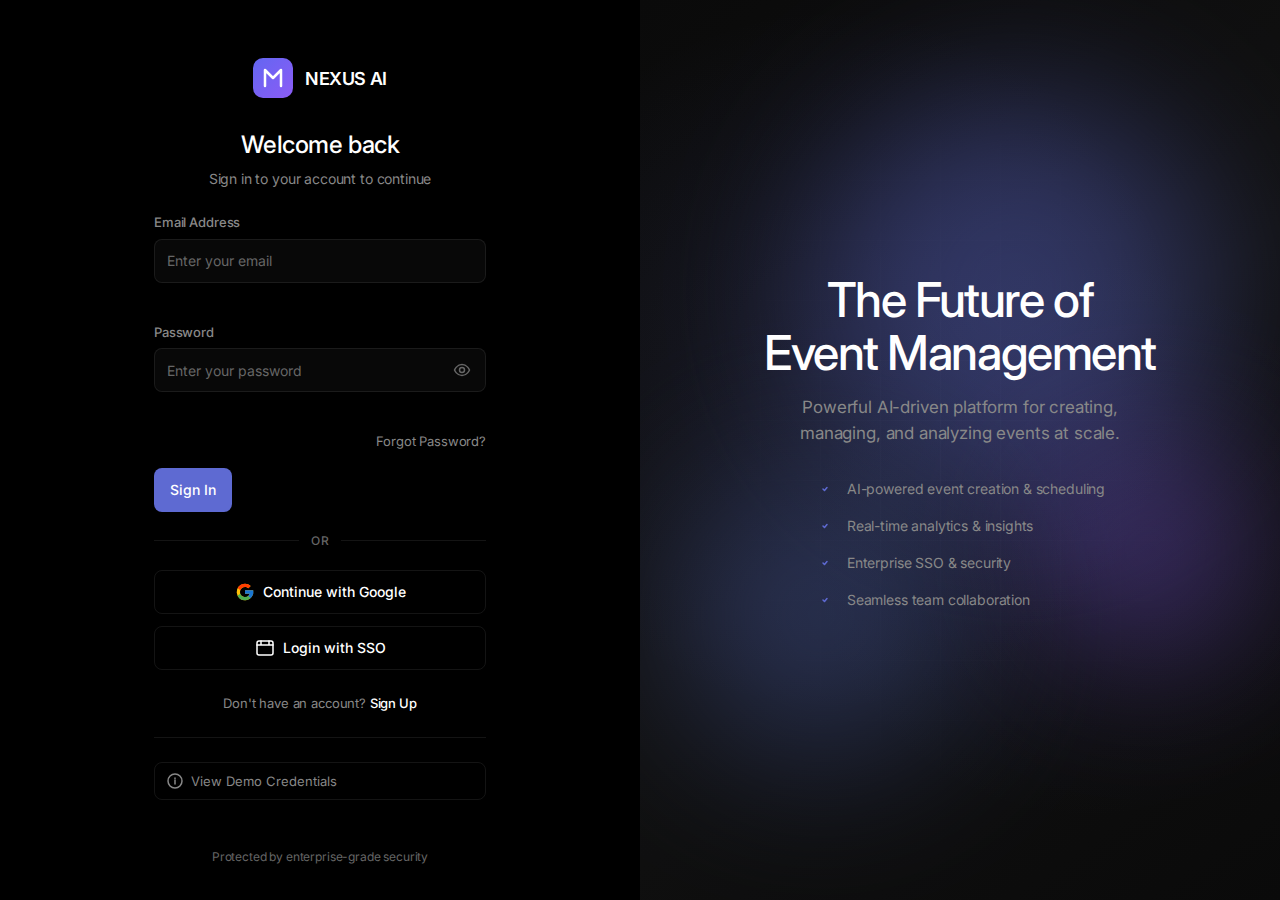
<file: dashboard-viewer.html>
<!DOCTYPE html>
<html lang="en">
<head>
    <meta charset="UTF-8">
    <meta name="viewport" content="width=device-width, initial-scale=1.0">
    <title>Viewer Dashboard - NEXUS AI</title>
    <link rel="preconnect" href="https://fonts.googleapis.com">
    <link rel="preconnect" href="https://fonts.gstatic.com" crossorigin>
    <link href="https://fonts.googleapis.com/css2?family=Inter:wght@400;500;600;700&display=swap" rel="stylesheet">
    <link rel="stylesheet" href="css/styles.css">
    <link rel="stylesheet" href="css/dashboard.css">
</head>
<body>
    <div class="dashboard-layout">
        <!-- Sidebar Overlay (Mobile) -->
        <div class="sidebar-overlay" id="sidebarOverlay"></div>

        <!-- Sidebar -->
        <aside class="sidebar">
            <div class="sidebar-header">
                <div class="sidebar-logo">
                    <div class="sidebar-logo-icon">
                        <svg width="20" height="20" viewBox="0 0 20 20" fill="none">
                            <path d="M4 16V4L10 10L16 4V16" stroke="currentColor" stroke-width="2" stroke-linecap="round" stroke-linejoin="round"/>
                        </svg>
                    </div>
                    <span class="sidebar-logo-text">NEXUS AI</span>
                </div>
            </div>

            <nav class="sidebar-nav">
                <div class="nav-section">
                    <span class="nav-section-title">Main</span>
                    <a href="#" class="nav-item active" data-feature="events">
                        <svg class="nav-item-icon" viewBox="0 0 20 20" fill="none">
                            <rect x="3" y="4" width="14" height="13" rx="2" stroke="currentColor" stroke-width="1.5"/>
                            <path d="M3 8H17M7 2V4M13 2V4" stroke="currentColor" stroke-width="1.5" stroke-linecap="round"/>
                        </svg>
                        <span class="nav-item-text">Events</span>
                        <span style="margin-left: auto; font-size: 10px; color: var(--text-tertiary);">View Only</span>
                    </a>
                </div>

                <div class="nav-section">
                    <span class="nav-section-title">Reports</span>
                    <a href="#" class="nav-item" data-feature="analytics">
                        <svg class="nav-item-icon" viewBox="0 0 20 20" fill="none">
                            <path d="M3 17V10M8 17V6M13 17V8M18 17V3" stroke="currentColor" stroke-width="1.5" stroke-linecap="round"/>
                        </svg>
                        <span class="nav-item-text">Analytics</span>
                    </a>
                    <a href="#" class="nav-item" data-feature="logs">
                        <svg class="nav-item-icon" viewBox="0 0 20 20" fill="none">
                            <path d="M4 4H16M4 8H16M4 12H10M4 16H8" stroke="currentColor" stroke-width="1.5" stroke-linecap="round"/>
                        </svg>
                        <span class="nav-item-text">Activity Logs</span>
                    </a>
                </div>
            </nav>

            <div class="sidebar-footer">
                <div class="user-dropdown">
                    <div class="user-menu">
                        <div class="user-avatar" style="background-color: var(--chrome-500);">MW</div>
                        <div class="user-info">
                            <p class="user-name">Mike Wilson</p>
                            <p class="user-role">Viewer</p>
                        </div>
                        <svg width="16" height="16" viewBox="0 0 16 16" fill="none" style="color: var(--text-tertiary);">
                            <path d="M4 6L8 10L12 6" stroke="currentColor" stroke-width="1.5" stroke-linecap="round" stroke-linejoin="round"/>
                        </svg>
                    </div>
                    <div class="user-dropdown-menu">
                        <div class="dropdown-item" data-action="profile">
                            <svg width="16" height="16" viewBox="0 0 16 16" fill="none">
                                <circle cx="8" cy="5" r="2.5" stroke="currentColor" stroke-width="1.5"/>
                                <path d="M13 14C13 11.2386 10.7614 9 8 9C5.23858 9 3 11.2386 3 14" stroke="currentColor" stroke-width="1.5" stroke-linecap="round"/>
                            </svg>
                            <span>Profile Settings</span>
                        </div>
                        <div class="dropdown-divider"></div>
                        <div class="dropdown-item danger" data-action="logout">
                            <svg width="16" height="16" viewBox="0 0 16 16" fill="none">
                                <path d="M6 14H3C2.44772 14 2 13.5523 2 13V3C2 2.44772 2.44772 2 3 2H6" stroke="currentColor" stroke-width="1.5" stroke-linecap="round"/>
                                <path d="M11 11L14 8L11 5" stroke="currentColor" stroke-width="1.5" stroke-linecap="round" stroke-linejoin="round"/>
                                <path d="M14 8H6" stroke="currentColor" stroke-width="1.5" stroke-linecap="round"/>
                            </svg>
                            <span>Logout</span>
                        </div>
                    </div>
                </div>
            </div>
        </aside>

        <!-- Main Content -->
        <main class="main-content">
            <!-- Top Header -->
            <header class="top-header">
                <div class="header-left">
                    <button class="mobile-menu-btn" id="mobileMenuBtn">
                        <svg width="24" height="24" viewBox="0 0 24 24" fill="none">
                            <path d="M3 12H21M3 6H21M3 18H21" stroke="currentColor" stroke-width="2" stroke-linecap="round"/>
                        </svg>
                    </button>
                    <h1 class="page-title">Viewer Dashboard</h1>
                    <span class="badge" style="margin-left: 12px; background-color: var(--chrome-200); color: var(--chrome-700);">Read Only</span>
                </div>
                <div class="header-right">
                    <button class="header-icon-btn">
                        <svg width="20" height="20" viewBox="0 0 20 20" fill="none">
                            <path d="M17 17L13 13M15 8C15 11.866 11.866 15 8 15C4.13401 15 1 11.866 1 8C1 4.13401 4.13401 1 8 1C11.866 1 15 4.13401 15 8Z" stroke="currentColor" stroke-width="1.5" stroke-linecap="round"/>
                        </svg>
                    </button>
                    <button class="header-icon-btn">
                        <svg width="20" height="20" viewBox="0 0 20 20" fill="none">
                            <path d="M10 2C7.23858 2 5 4.23858 5 7V10L3 13V14H17V13L15 10V7C15 4.23858 12.7614 2 10 2Z" stroke="currentColor" stroke-width="1.5" stroke-linecap="round" stroke-linejoin="round"/>
                            <path d="M8 14V15C8 16.1046 8.89543 17 10 17C11.1046 17 12 16.1046 12 15V14" stroke="currentColor" stroke-width="1.5"/>
                        </svg>
                    </button>
                </div>
            </header>

            <!-- Content Area -->
            <div class="content-area">
                <!-- Info Banner -->
                <div style="background-color: var(--chrome-100); border: 1px solid var(--chrome-200); border-radius: 8px; padding: 16px; margin-bottom: 24px; display: flex; align-items: center; gap: 12px;">
                    <svg width="20" height="20" viewBox="0 0 20 20" fill="none" style="color: var(--chrome-500); flex-shrink: 0;">
                        <path d="M2.5 10C2.5 10 5 4.5 10 4.5C15 4.5 17.5 10 17.5 10C17.5 10 15 15.5 10 15.5C5 15.5 2.5 10 2.5 10Z" stroke="currentColor" stroke-width="1.5" stroke-linecap="round" stroke-linejoin="round"/>
                        <circle cx="10" cy="10" r="2.5" stroke="currentColor" stroke-width="1.5"/>
                    </svg>
                    <p style="font-size: 14px; color: var(--text-secondary); margin: 0;">
                        You have <strong>Viewer</strong> access. You can view events and analytics but cannot make any changes.
                    </p>
                </div>

                <!-- Stats Grid -->
                <div class="stats-grid">
                    <div class="stat-card">
                        <div class="stat-header">
                            <div class="stat-icon purple">
                                <svg width="20" height="20" viewBox="0 0 20 20" fill="none">
                                    <rect x="3" y="4" width="14" height="13" rx="2" stroke="currentColor" stroke-width="1.5"/>
                                    <path d="M3 8H17M7 2V4M13 2V4" stroke="currentColor" stroke-width="1.5" stroke-linecap="round"/>
                                </svg>
                            </div>
                        </div>
                        <p class="stat-value">24</p>
                        <p class="stat-label">Total Events</p>
                    </div>

                    <div class="stat-card">
                        <div class="stat-header">
                            <div class="stat-icon green">
                                <svg width="20" height="20" viewBox="0 0 20 20" fill="none">
                                    <circle cx="10" cy="6" r="3" stroke="currentColor" stroke-width="1.5"/>
                                    <path d="M16 17C16 14.2386 13.3137 12 10 12C6.68629 12 4 14.2386 4 17" stroke="currentColor" stroke-width="1.5" stroke-linecap="round"/>
                                </svg>
                            </div>
                        </div>
                        <p class="stat-value">12,450</p>
                        <p class="stat-label">Total Registrations</p>
                    </div>

                    <div class="stat-card">
                        <div class="stat-header">
                            <div class="stat-icon blue">
                                <svg width="20" height="20" viewBox="0 0 20 20" fill="none">
                                    <circle cx="10" cy="10" r="8" stroke="currentColor" stroke-width="1.5"/>
                                    <path d="M10 6V10L13 13" stroke="currentColor" stroke-width="1.5" stroke-linecap="round"/>
                                </svg>
                            </div>
                        </div>
                        <p class="stat-value">6</p>
                        <p class="stat-label">Active Events</p>
                    </div>
                </div>

                <!-- Events Section -->
                <div class="content-header">
                    <h2 class="content-title">All Events</h2>
                    <div class="content-actions">
                        <button class="btn btn-secondary">
                            <svg width="16" height="16" viewBox="0 0 16 16" fill="none">
                                <path d="M14 10V13C14 13.5523 13.5523 14 13 14H3C2.44772 14 2 13.5523 2 13V10M8 2V10M8 10L5 7M8 10L11 7" stroke="currentColor" stroke-width="1.5" stroke-linecap="round" stroke-linejoin="round"/>
                            </svg>
                            Export Report
                        </button>
                    </div>
                </div>

                <!-- Events Table (View Only) -->
                <div class="table-container">
                    <table class="data-table">
                        <thead>
                            <tr>
                                <th>Event Name</th>
                                <th>Date</th>
                                <th>Location</th>
                                <th>Registrations</th>
                                <th>Status</th>
                            </tr>
                        </thead>
                        <tbody>
                            <tr>
                                <td><strong>Tech Summit 2025</strong></td>
                                <td>Mar 15, 2025</td>
                                <td>San Francisco, CA</td>
                                <td>3,250</td>
                                <td><span class="badge badge-success">Active</span></td>
                            </tr>
                            <tr>
                                <td><strong>Marketing Conference</strong></td>
                                <td>Apr 20, 2025</td>
                                <td>New York, NY</td>
                                <td>2,100</td>
                                <td><span class="badge badge-success">Active</span></td>
                            </tr>
                            <tr>
                                <td><strong>Product Launch Event</strong></td>
                                <td>May 10, 2025</td>
                                <td>Virtual</td>
                                <td>890</td>
                                <td><span class="badge badge-warning">Draft</span></td>
                            </tr>
                            <tr>
                                <td><strong>Annual Company Meetup</strong></td>
                                <td>Jun 1, 2025</td>
                                <td>Austin, TX</td>
                                <td>1,500</td>
                                <td><span class="badge badge-primary">Upcoming</span></td>
                            </tr>
                            <tr>
                                <td><strong>Developer Workshop</strong></td>
                                <td>Jul 15, 2025</td>
                                <td>Seattle, WA</td>
                                <td>450</td>
                                <td><span class="badge badge-primary">Upcoming</span></td>
                            </tr>
                        </tbody>
                    </table>
                </div>
            </div>
        </main>
    </div>

    <script src="js/auth.js"></script>
    <script src="js/dashboard.js"></script>
    <script>
        // Protect this route
        document.addEventListener('DOMContentLoaded', () => {
            if (!window.NexusAuth.protectRoute(['Viewer', 'Admin', 'Super Admin'])) {
                const role = window.NexusAuth.getUserRole();
                if (role) {
                    window.location.href = window.NexusAuth.getDashboardUrl(role);
                } else {
                    window.location.href = 'index.html';
                }
            }
        });
    </script>
</body>
</html>
</file>
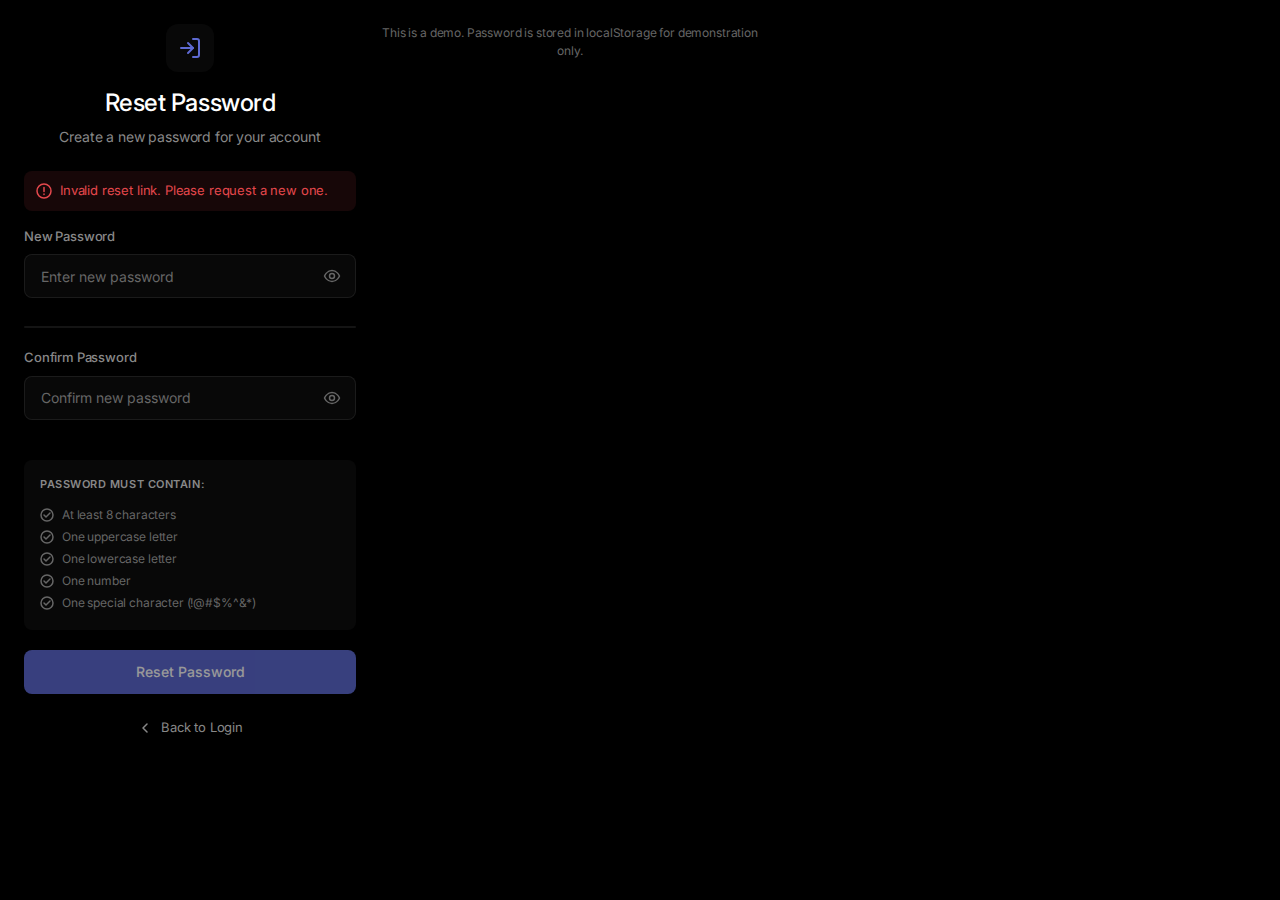
<file: reset-password.html>
<!DOCTYPE html>
<html lang="en">
<head>
    <meta charset="UTF-8">
    <meta name="viewport" content="width=device-width, initial-scale=1.0">
    <title>Reset Password - NEXUS AI</title>
    <link rel="preconnect" href="https://fonts.googleapis.com">
    <link rel="preconnect" href="https://fonts.gstatic.com" crossorigin>
    <link href="https://fonts.googleapis.com/css2?family=Inter:wght@400;500;600;700&display=swap" rel="stylesheet">
    <link rel="stylesheet" href="css/styles.css">
    <link rel="stylesheet" href="css/login.css">
</head>
<body>
    <div class="auth-container">
        <div class="auth-card">
            <!-- Header -->
            <div class="auth-header">
                <div class="auth-icon">
                    <svg width="24" height="24" viewBox="0 0 24 24" fill="none">
                        <path d="M15 3H19C20.1046 3 21 3.89543 21 5V19C21 20.1046 20.1046 21 19 21H15" stroke="currentColor" stroke-width="2" stroke-linecap="round"/>
                        <path d="M10 17L15 12L10 7" stroke="currentColor" stroke-width="2" stroke-linecap="round" stroke-linejoin="round"/>
                        <path d="M15 12H3" stroke="currentColor" stroke-width="2" stroke-linecap="round"/>
                    </svg>
                </div>
                <h1 class="auth-title">Reset Password</h1>
                <p class="auth-subtitle">Create a new password for your account</p>
            </div>

            <!-- Steps Indicator -->
            <div class="steps-indicator">
                <span class="step-dot completed"></span>
                <span class="step-dot active"></span>
                <span class="step-dot"></span>
            </div>

            <!-- Form -->
            <form id="resetPasswordForm" novalidate>
                <fieldset style="border: none; padding: 0; margin: 0;">
                    <!-- Error Message -->
                    <div id="errorMessage" class="error-message hidden">
                        <svg width="16" height="16" viewBox="0 0 16 16" fill="none">
                            <circle cx="8" cy="8" r="7" stroke="currentColor" stroke-width="1.5"/>
                            <path d="M8 4.5V8.5M8 11V11.5" stroke="currentColor" stroke-width="1.5" stroke-linecap="round"/>
                        </svg>
                        <span id="errorText"></span>
                    </div>

                    <!-- Success Message -->
                    <div id="successMessage" class="success-message hidden">
                        <svg width="16" height="16" viewBox="0 0 16 16" fill="none">
                            <circle cx="8" cy="8" r="7" stroke="currentColor" stroke-width="1.5"/>
                            <path d="M5 8L7 10L11 6" stroke="currentColor" stroke-width="1.5" stroke-linecap="round" stroke-linejoin="round"/>
                        </svg>
                        <span id="successText"></span>
                    </div>

                    <!-- New Password Field -->
                    <div class="form-group">
                        <label for="newPassword" class="form-label">New Password</label>
                        <div class="password-wrapper">
                            <input
                                type="password"
                                id="newPassword"
                                name="newPassword"
                                class="form-input"
                                placeholder="Enter new password"
                                autocomplete="new-password"
                                required
                            >
                            <button type="button" class="password-toggle" id="passwordToggle" aria-label="Toggle password visibility">
                                <svg class="eye-icon" width="20" height="20" viewBox="0 0 20 20" fill="none">
                                    <path d="M2.5 10C2.5 10 5 4.5 10 4.5C15 4.5 17.5 10 17.5 10C17.5 10 15 15.5 10 15.5C5 15.5 2.5 10 2.5 10Z" stroke="currentColor" stroke-width="1.5" stroke-linecap="round" stroke-linejoin="round"/>
                                    <circle cx="10" cy="10" r="2.5" stroke="currentColor" stroke-width="1.5"/>
                                </svg>
                                <svg class="eye-off-icon hidden" width="20" height="20" viewBox="0 0 20 20" fill="none">
                                    <path d="M2.5 10C2.5 10 5 4.5 10 4.5C15 4.5 17.5 10 17.5 10" stroke="currentColor" stroke-width="1.5" stroke-linecap="round"/>
                                    <path d="M17.5 10C17.5 10 15 15.5 10 15.5C5 15.5 2.5 10 2.5 10" stroke="currentColor" stroke-width="1.5" stroke-linecap="round"/>
                                    <path d="M3 3L17 17" stroke="currentColor" stroke-width="1.5" stroke-linecap="round"/>
                                </svg>
                            </button>
                        </div>
                        <span class="field-error" id="passwordError"></span>

                        <!-- Password Strength -->
                        <div class="password-strength">
                            <div class="strength-bar">
                                <div class="strength-fill"></div>
                            </div>
                            <span class="strength-text"></span>
                        </div>
                    </div>

                    <!-- Confirm Password Field -->
                    <div class="form-group">
                        <label for="confirmPassword" class="form-label">Confirm Password</label>
                        <div class="password-wrapper">
                            <input
                                type="password"
                                id="confirmPassword"
                                name="confirmPassword"
                                class="form-input"
                                placeholder="Confirm new password"
                                autocomplete="new-password"
                                required
                            >
                            <button type="button" class="password-toggle" id="confirmToggle" aria-label="Toggle password visibility">
                                <svg class="eye-icon" width="20" height="20" viewBox="0 0 20 20" fill="none">
                                    <path d="M2.5 10C2.5 10 5 4.5 10 4.5C15 4.5 17.5 10 17.5 10C17.5 10 15 15.5 10 15.5C5 15.5 2.5 10 2.5 10Z" stroke="currentColor" stroke-width="1.5" stroke-linecap="round" stroke-linejoin="round"/>
                                    <circle cx="10" cy="10" r="2.5" stroke="currentColor" stroke-width="1.5"/>
                                </svg>
                                <svg class="eye-off-icon hidden" width="20" height="20" viewBox="0 0 20 20" fill="none">
                                    <path d="M2.5 10C2.5 10 5 4.5 10 4.5C15 4.5 17.5 10 17.5 10" stroke="currentColor" stroke-width="1.5" stroke-linecap="round"/>
                                    <path d="M17.5 10C17.5 10 15 15.5 10 15.5C5 15.5 2.5 10 2.5 10" stroke="currentColor" stroke-width="1.5" stroke-linecap="round"/>
                                    <path d="M3 3L17 17" stroke="currentColor" stroke-width="1.5" stroke-linecap="round"/>
                                </svg>
                            </button>
                        </div>
                        <span class="field-error" id="confirmError"></span>
                    </div>

                    <!-- Password Requirements -->
                    <div class="password-requirements">
                        <p class="requirements-title">Password must contain:</p>
                        <ul class="requirements-list">
                            <li>
                                <svg class="requirement-icon" width="14" height="14" viewBox="0 0 14 14" fill="none">
                                    <circle cx="7" cy="7" r="6" stroke="currentColor" stroke-width="1.5"/>
                                    <path d="M4 7L6 9L10 5" stroke="currentColor" stroke-width="1.5" stroke-linecap="round" stroke-linejoin="round"/>
                                </svg>
                                <span>At least 8 characters</span>
                            </li>
                            <li>
                                <svg class="requirement-icon" width="14" height="14" viewBox="0 0 14 14" fill="none">
                                    <circle cx="7" cy="7" r="6" stroke="currentColor" stroke-width="1.5"/>
                                    <path d="M4 7L6 9L10 5" stroke="currentColor" stroke-width="1.5" stroke-linecap="round" stroke-linejoin="round"/>
                                </svg>
                                <span>One uppercase letter</span>
                            </li>
                            <li>
                                <svg class="requirement-icon" width="14" height="14" viewBox="0 0 14 14" fill="none">
                                    <circle cx="7" cy="7" r="6" stroke="currentColor" stroke-width="1.5"/>
                                    <path d="M4 7L6 9L10 5" stroke="currentColor" stroke-width="1.5" stroke-linecap="round" stroke-linejoin="round"/>
                                </svg>
                                <span>One lowercase letter</span>
                            </li>
                            <li>
                                <svg class="requirement-icon" width="14" height="14" viewBox="0 0 14 14" fill="none">
                                    <circle cx="7" cy="7" r="6" stroke="currentColor" stroke-width="1.5"/>
                                    <path d="M4 7L6 9L10 5" stroke="currentColor" stroke-width="1.5" stroke-linecap="round" stroke-linejoin="round"/>
                                </svg>
                                <span>One number</span>
                            </li>
                            <li>
                                <svg class="requirement-icon" width="14" height="14" viewBox="0 0 14 14" fill="none">
                                    <circle cx="7" cy="7" r="6" stroke="currentColor" stroke-width="1.5"/>
                                    <path d="M4 7L6 9L10 5" stroke="currentColor" stroke-width="1.5" stroke-linecap="round" stroke-linejoin="round"/>
                                </svg>
                                <span>One special character (!@#$%^&*)</span>
                            </li>
                        </ul>
                    </div>

                    <!-- Submit Button -->
                    <button type="submit" class="btn btn-primary" id="submitBtn" style="width: 100%; margin-top: var(--space-5);">
                        <span class="btn-text">Reset Password</span>
                        <span class="btn-loader hidden">
                            <svg class="spinner" width="20" height="20" viewBox="0 0 20 20">
                                <circle cx="10" cy="10" r="8" stroke="currentColor" stroke-width="2" fill="none" stroke-dasharray="50" stroke-dashoffset="20"/>
                            </svg>
                        </span>
                    </button>
                </fieldset>

                <!-- Back to Login -->
                <a href="index.html" class="back-link">
                    <svg width="16" height="16" viewBox="0 0 16 16" fill="none">
                        <path d="M10 12L6 8L10 4" stroke="currentColor" stroke-width="1.5" stroke-linecap="round" stroke-linejoin="round"/>
                    </svg>
                    <span>Back to Login</span>
                </a>
            </form>
        </div>

        <!-- Security Notice -->
        <p class="security-notice">
            This is a demo. Password is stored in localStorage for demonstration only.
        </p>
    </div>

    <script src="js/auth.js"></script>
    <script src="js/validation.js"></script>
</body>
</html>
</file>
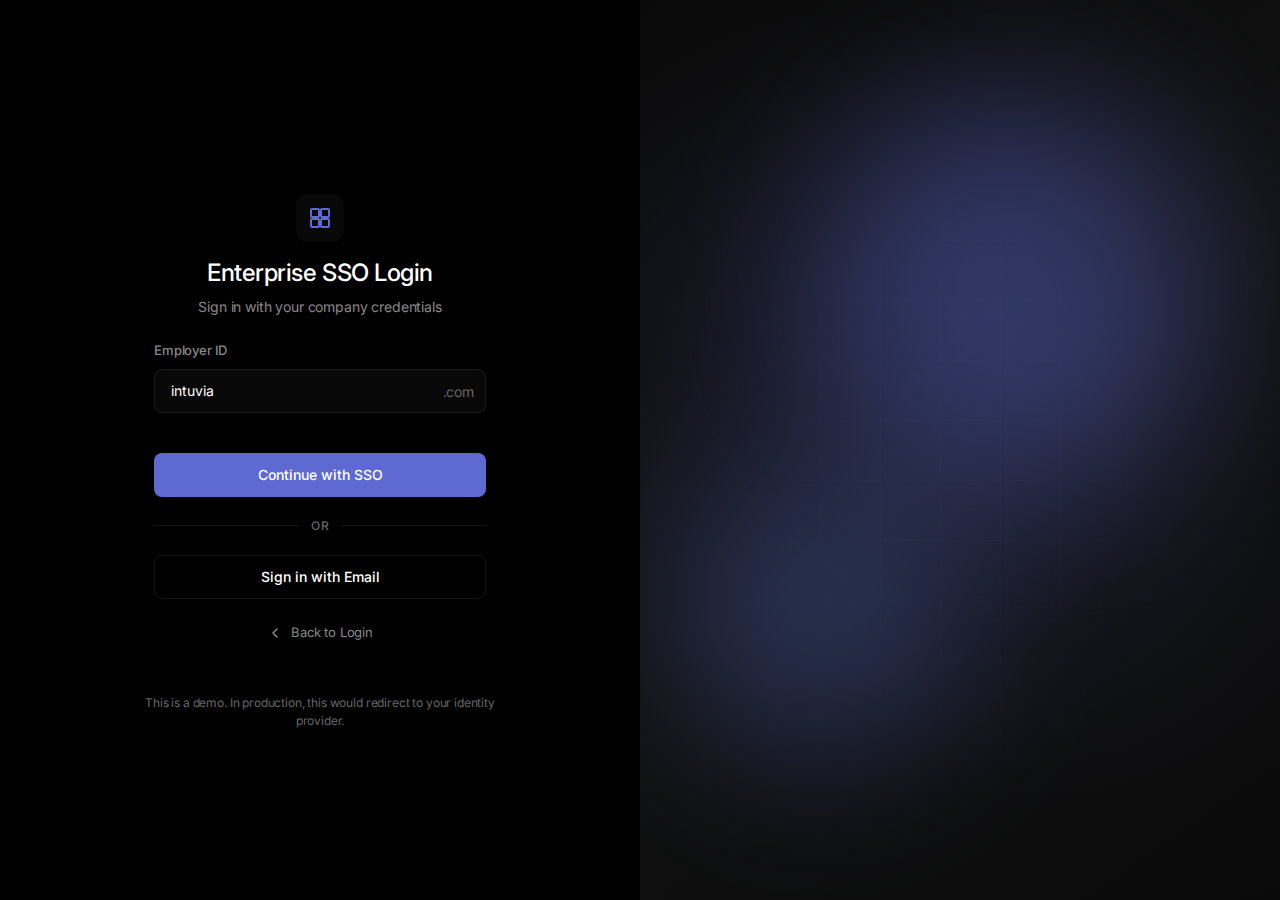
<file: sso-login.html>
<!DOCTYPE html>
<html lang="en">
<head>
    <meta charset="UTF-8">
    <meta name="viewport" content="width=device-width, initial-scale=1.0">
    <title>SSO Login - NEXUS AI</title>
    <link rel="preconnect" href="https://fonts.googleapis.com">
    <link rel="preconnect" href="https://fonts.gstatic.com" crossorigin>
    <link href="https://fonts.googleapis.com/css2?family=Inter:wght@400;500;600;700&display=swap" rel="stylesheet">
    <link rel="stylesheet" href="css/styles.css">
    <link rel="stylesheet" href="css/login.css">
</head>
<body>
    <div class="auth-container">
        <!-- Left Side - Form -->
        <div class="auth-left">
            <div class="auth-card">
                <!-- Header -->
                <div class="auth-header">
                    <div class="auth-icon">
                        <svg width="24" height="24" viewBox="0 0 24 24" fill="none">
                            <rect x="3" y="3" width="8" height="8" rx="1" stroke="currentColor" stroke-width="2"/>
                            <rect x="13" y="3" width="8" height="8" rx="1" stroke="currentColor" stroke-width="2"/>
                            <rect x="3" y="13" width="8" height="8" rx="1" stroke="currentColor" stroke-width="2"/>
                            <rect x="13" y="13" width="8" height="8" rx="1" stroke="currentColor" stroke-width="2"/>
                        </svg>
                    </div>
                    <h1 class="auth-title">Enterprise SSO Login</h1>
                    <p class="auth-subtitle">Sign in with your company credentials</p>
                </div>

                <!-- Form -->
                <form id="ssoForm" novalidate>
                    <!-- Error Message -->
                    <div id="errorMessage" class="error-message hidden">
                        <svg width="16" height="16" viewBox="0 0 16 16" fill="none">
                            <circle cx="8" cy="8" r="7" stroke="currentColor" stroke-width="1.5"/>
                            <path d="M8 4.5V8.5M8 11V11.5" stroke="currentColor" stroke-width="1.5" stroke-linecap="round"/>
                        </svg>
                        <span id="errorText"></span>
                    </div>

                    <!-- Success Message -->
                    <div id="successMessage" class="success-message hidden">
                        <svg width="16" height="16" viewBox="0 0 16 16" fill="none">
                            <circle cx="8" cy="8" r="7" stroke="currentColor" stroke-width="1.5"/>
                            <path d="M5 8L7 10L11 6" stroke="currentColor" stroke-width="1.5" stroke-linecap="round" stroke-linejoin="round"/>
                        </svg>
                        <span id="successText"></span>
                    </div>

                    <!-- Employer ID Field -->
                    <div class="form-group">
                        <label for="domain" class="form-label">Employer ID</label>
                        <div class="sso-domain-wrapper">
                            <input
                                type="text"
                                id="domain"
                                name="domain"
                                class="form-input"
                                placeholder="Enter employer ID"
                                value="intuvia"
                                required
                            >
                            <span class="sso-domain-suffix">.com</span>
                        </div>
                        <span class="field-error" id="domainError"></span>
                                            </div>

                    <!-- Continue Button -->
                    <button type="submit" class="btn btn-primary" id="submitBtn" style="width: 100%;">
                        <span class="btn-text">Continue with SSO</span>
                        <span class="btn-loader hidden">
                            <svg class="spinner" width="20" height="20" viewBox="0 0 20 20">
                                <circle cx="10" cy="10" r="8" stroke="currentColor" stroke-width="2" fill="none" stroke-dasharray="50" stroke-dashoffset="20"/>
                            </svg>
                        </span>
                    </button>

                    <!-- Divider -->
                    <div class="divider">
                        <span>OR</span>
                    </div>

                    <!-- Alternative Options -->
                    <button type="button" class="btn btn-secondary" style="width: 100%;" onclick="window.location.href='index.html'">
                        Sign in with Email
                    </button>

                    <!-- Back to Login -->
                    <a href="index.html" class="back-link">
                        <svg width="16" height="16" viewBox="0 0 16 16" fill="none">
                            <path d="M10 12L6 8L10 4" stroke="currentColor" stroke-width="1.5" stroke-linecap="round" stroke-linejoin="round"/>
                        </svg>
                        <span>Back to Login</span>
                    </a>
                </form>
            </div>

            <!-- Security Notice -->
            <p class="security-notice">
                This is a demo. In production, this would redirect to your identity provider.
            </p>
        </div>

        <!-- Right Side - Visual -->
        <div class="auth-right">
            <div class="grid-pattern"></div>
            <div class="gradient-orb gradient-orb-1"></div>
            <div class="gradient-orb gradient-orb-2"></div>
        </div>

        <!-- Loading Overlay -->
        <div class="loading-overlay hidden" id="loadingOverlay">
            <div class="loading-spinner"></div>
            <p class="loading-text">Authenticating with SSO provider...</p>
        </div>
    </div>

    <script src="js/auth.js"></script>
    <script src="js/validation.js"></script>
    <script>
        // SSO Login Form Handler
        document.addEventListener('DOMContentLoaded', () => {
            const form = document.getElementById('ssoForm');
            const domainInput = document.getElementById('domain');
            const domainError = document.getElementById('domainError');
            const submitBtn = document.getElementById('submitBtn');
            const errorMessage = document.getElementById('errorMessage');
            const errorText = document.getElementById('errorText');
            const successMessage = document.getElementById('successMessage');
            const successText = document.getElementById('successText');
            const loadingOverlay = document.getElementById('loadingOverlay');

            // Check if already logged in
            if (window.NexusAuth && window.NexusAuth.isLoggedIn()) {
                window.NexusAuth.redirectToDashboard();
                return;
            }

            // Domain validation
            domainInput.addEventListener('input', () => {
                if (domainInput.classList.contains('error')) {
                    if (domainInput.value.trim()) {
                        domainInput.classList.remove('error');
                        domainInput.classList.add('success');
                        domainError.textContent = '';
                    }
                }
                errorMessage.classList.add('hidden');
            });

            // Form submission
            form.addEventListener('submit', async (e) => {
                e.preventDefault();

                const domain = domainInput.value.trim();

                if (!domain) {
                    domainInput.classList.add('error');
                    domainError.textContent = 'Please enter your employer ID';
                    return;
                }

                // Show loading state
                window.NexusValidation.setButtonLoading(submitBtn, true);
                errorMessage.classList.add('hidden');
                successMessage.classList.add('hidden');

                // Show loading overlay
                loadingOverlay.classList.remove('hidden');

                try {
                    // Simulate SSO authentication
                    const result = await window.NexusAuth.loginWithSSO(domain + '.com');

                    if (!result.success) {
                        loadingOverlay.classList.add('hidden');
                        window.NexusValidation.setButtonLoading(submitBtn, false);
                        window.NexusValidation.showError(errorMessage, errorText, result.error);
                        return;
                    }

                    // Create session and redirect
                    window.NexusAuth.createSession(result.user);

                    // Update loading text
                    loadingOverlay.querySelector('.loading-text').textContent = 'Authentication successful! Redirecting...';

                    setTimeout(() => {
                        window.NexusAuth.redirectToDashboard();
                    }, 1000);
                } catch (error) {
                    loadingOverlay.classList.add('hidden');
                    window.NexusValidation.setButtonLoading(submitBtn, false);
                    window.NexusValidation.showError(errorMessage, errorText, 'An error occurred. Please try again.');
                }
            });
        });
    </script>
</body>
</html>
</file>
<file: css/styles.css>
/* NEXUS AI - Main Styles */
/* Design System: Linear/Vercel inspired with purple accents */

/* CSS Variables */
:root {
    /* Primary Colors */
    --primary: #6366F1;
    --primary-hover: #5558E3;
    --primary-light: #818CF8;
    --primary-dark: #4F46E5;

    /* Chrome/Neutral Palette */
    --chrome-50: #F9FAFB;
    --chrome-100: #F3F4F6;
    --chrome-200: #E5E7EB;
    --chrome-300: #D1D5DB;
    --chrome-400: #9CA3AF;
    --chrome-500: #6B7280;
    --chrome-600: #4B5563;
    --chrome-700: #374151;
    --chrome-800: #1F2937;
    --chrome-900: #111827;

    /* Semantic Colors */
    --error: #EF4444;
    --error-light: #FEE2E2;
    --success: #10B981;
    --success-light: #D1FAE5;
    --warning: #F59E0B;
    --warning-light: #FEF3C7;
    --info: #3B82F6;
    --info-light: #DBEAFE;

    /* Background Colors */
    --bg-primary: #FFFFFF;
    --bg-secondary: #F9FAFB;
    --bg-tertiary: #F3F4F6;

    /* Text Colors */
    --text-primary: #111827;
    --text-secondary: #6B7280;
    --text-tertiary: #9CA3AF;
    --text-inverse: #FFFFFF;

    /* Border Colors */
    --border-light: #E5E7EB;
    --border-medium: #D1D5DB;
    --border-dark: #9CA3AF;

    /* Spacing */
    --space-1: 4px;
    --space-2: 8px;
    --space-3: 12px;
    --space-4: 16px;
    --space-5: 20px;
    --space-6: 24px;
    --space-8: 32px;
    --space-10: 40px;
    --space-12: 48px;
    --space-16: 64px;

    /* Border Radius */
    --radius-sm: 4px;
    --radius-md: 6px;
    --radius-lg: 8px;
    --radius-xl: 12px;
    --radius-2xl: 16px;
    --radius-full: 9999px;

    /* Shadows */
    --shadow-sm: 0 1px 2px rgba(0, 0, 0, 0.05);
    --shadow-md: 0 4px 6px -1px rgba(0, 0, 0, 0.1), 0 2px 4px -1px rgba(0, 0, 0, 0.06);
    --shadow-lg: 0 10px 15px -3px rgba(0, 0, 0, 0.1), 0 4px 6px -2px rgba(0, 0, 0, 0.05);
    --shadow-xl: 0 20px 25px -5px rgba(0, 0, 0, 0.1), 0 10px 10px -5px rgba(0, 0, 0, 0.04);

    /* Transitions */
    --transition-fast: 150ms ease;
    --transition-base: 200ms ease;
    --transition-slow: 300ms ease;

    /* Typography */
    --font-family: 'Inter', -apple-system, BlinkMacSystemFont, 'Segoe UI', Roboto, sans-serif;
    --font-size-xs: 12px;
    --font-size-sm: 14px;
    --font-size-base: 16px;
    --font-size-lg: 18px;
    --font-size-xl: 20px;
    --font-size-2xl: 24px;
    --font-size-3xl: 30px;
    --font-size-4xl: 36px;
    --letter-spacing-tight: -0.01em;
    --letter-spacing-normal: 0;
    --line-height-tight: 1.25;
    --line-height-normal: 1.5;
    --line-height-relaxed: 1.75;
}

/* Reset & Base Styles */
*,
*::before,
*::after {
    box-sizing: border-box;
    margin: 0;
    padding: 0;
}

html {
    font-size: 16px;
    -webkit-font-smoothing: antialiased;
    -moz-osx-font-smoothing: grayscale;
}

body {
    font-family: var(--font-family);
    font-size: var(--font-size-sm);
    line-height: var(--line-height-normal);
    color: var(--text-primary);
    background-color: var(--bg-secondary);
    min-height: 100vh;
}

/* Typography */
h1, h2, h3, h4, h5, h6 {
    font-weight: 600;
    letter-spacing: var(--letter-spacing-tight);
    line-height: var(--line-height-tight);
    color: var(--text-primary);
}

h1 { font-size: var(--font-size-2xl); }
h2 { font-size: var(--font-size-xl); }
h3 { font-size: var(--font-size-lg); }
h4 { font-size: var(--font-size-base); }

p {
    color: var(--text-secondary);
    line-height: var(--line-height-normal);
}

a {
    color: var(--primary);
    text-decoration: none;
    transition: color var(--transition-fast);
}

a:hover {
    color: var(--primary-hover);
}

/* Focus States */
:focus-visible {
    outline: 2px solid var(--primary);
    outline-offset: 2px;
}

/* Form Elements */
input,
button,
textarea,
select {
    font-family: inherit;
    font-size: inherit;
}

/* Utility Classes */
.hidden {
    display: none !important;
}

.visually-hidden {
    position: absolute;
    width: 1px;
    height: 1px;
    padding: 0;
    margin: -1px;
    overflow: hidden;
    clip: rect(0, 0, 0, 0);
    white-space: nowrap;
    border: 0;
}

/* Button Base Styles */
.btn {
    display: inline-flex;
    align-items: center;
    justify-content: center;
    gap: var(--space-2);
    padding: var(--space-3) var(--space-4);
    font-size: var(--font-size-sm);
    font-weight: 500;
    line-height: 1;
    border-radius: var(--radius-lg);
    border: 1px solid transparent;
    cursor: pointer;
    transition: all var(--transition-base);
    white-space: nowrap;
    min-height: 44px;
}

.btn:disabled {
    opacity: 0.6;
    cursor: not-allowed;
}

/* Primary Button */
.btn-primary {
    background-color: var(--primary);
    color: var(--text-inverse);
    border-color: var(--primary);
}

.btn-primary:hover:not(:disabled) {
    background-color: var(--primary-hover);
    border-color: var(--primary-hover);
}

.btn-primary:active:not(:disabled) {
    background-color: var(--primary-dark);
}

/* Secondary Button */
.btn-secondary {
    background-color: var(--bg-primary);
    color: var(--text-primary);
    border-color: var(--border-medium);
}

.btn-secondary:hover:not(:disabled) {
    background-color: var(--chrome-50);
    border-color: var(--border-dark);
}

/* Google Button */
.btn-google {
    background-color: var(--bg-primary);
    color: var(--text-primary);
    border-color: var(--border-medium);
    width: 100%;
}

.btn-google:hover:not(:disabled) {
    background-color: var(--chrome-50);
    border-color: var(--border-dark);
}

/* SSO Button */
.btn-sso {
    background-color: transparent;
    color: var(--text-primary);
    border-color: var(--border-medium);
    width: 100%;
}

.btn-sso:hover:not(:disabled) {
    background-color: var(--chrome-50);
    border-color: var(--primary);
    color: var(--primary);
}

/* Danger Button */
.btn-danger {
    background-color: var(--error);
    color: var(--text-inverse);
    border-color: var(--error);
}

.btn-danger:hover:not(:disabled) {
    background-color: #DC2626;
}

/* Ghost Button */
.btn-ghost {
    background-color: transparent;
    color: var(--text-secondary);
    border-color: transparent;
}

.btn-ghost:hover:not(:disabled) {
    background-color: var(--chrome-100);
    color: var(--text-primary);
}

/* Input Styles */
.form-input {
    width: 100%;
    padding: var(--space-3) var(--space-4);
    font-size: var(--font-size-base);
    line-height: 1.5;
    color: var(--text-primary);
    background-color: var(--bg-primary);
    border: 1px solid var(--border-medium);
    border-radius: var(--radius-md);
    transition: all var(--transition-fast);
    min-height: 44px;
}

.form-input::placeholder {
    color: var(--text-tertiary);
}

.form-input:hover:not(:disabled) {
    border-color: var(--border-dark);
}

.form-input:focus {
    outline: none;
    border-color: var(--primary);
    box-shadow: 0 0 0 3px rgba(99, 102, 241, 0.15);
}

.form-input.error {
    border-color: var(--error);
}

.form-input.error:focus {
    box-shadow: 0 0 0 3px rgba(239, 68, 68, 0.15);
}

.form-input.success {
    border-color: var(--success);
}

.form-input:disabled {
    background-color: var(--chrome-100);
    cursor: not-allowed;
}

/* Form Label */
.form-label {
    display: block;
    font-size: var(--font-size-sm);
    font-weight: 500;
    color: var(--text-primary);
    margin-bottom: var(--space-2);
}

/* Form Group */
.form-group {
    margin-bottom: var(--space-5);
}

/* Field Error */
.field-error {
    display: block;
    font-size: var(--font-size-xs);
    color: var(--error);
    margin-top: var(--space-1);
    min-height: 16px;
}

/* Cards */
.card {
    background-color: var(--bg-primary);
    border: 1px solid var(--border-light);
    border-radius: var(--radius-xl);
    padding: var(--space-6);
}

.card-header {
    margin-bottom: var(--space-6);
}

.card-title {
    font-size: var(--font-size-lg);
    font-weight: 600;
    margin-bottom: var(--space-2);
}

.card-description {
    font-size: var(--font-size-sm);
    color: var(--text-secondary);
}

/* Badge */
.badge {
    display: inline-flex;
    align-items: center;
    padding: var(--space-1) var(--space-2);
    font-size: var(--font-size-xs);
    font-weight: 500;
    border-radius: var(--radius-full);
}

.badge-primary {
    background-color: rgba(99, 102, 241, 0.1);
    color: var(--primary);
}

.badge-success {
    background-color: var(--success-light);
    color: var(--success);
}

.badge-warning {
    background-color: var(--warning-light);
    color: var(--warning);
}

.badge-error {
    background-color: var(--error-light);
    color: var(--error);
}

/* Spinner Animation */
@keyframes spin {
    to {
        transform: rotate(360deg);
    }
}

.spinner {
    animation: spin 1s linear infinite;
}

/* Responsive Breakpoints */
@media (max-width: 768px) {
    :root {
        --font-size-2xl: 22px;
        --font-size-xl: 18px;
    }
}

@media (max-width: 480px) {
    :root {
        --font-size-2xl: 20px;
        --font-size-xl: 17px;
    }
}
</file>
<file: css/login.css>
/* NEXUS AI - Linear-inspired Dark Login Page Styles */

/* Dark Theme Variables - Linear Style */
:root {
    --dark-bg: #000000;
    --dark-card: #0a0a0a;
    --dark-card-hover: #141414;
    --dark-border: rgba(255, 255, 255, 0.08);
    --dark-border-hover: rgba(255, 255, 255, 0.12);
    --dark-text-primary: #ffffff;
    --dark-text-secondary: #888888;
    --dark-text-tertiary: #666666;
    --dark-accent: #5E6AD2;
    --dark-accent-hover: #7C85D8;
    --dark-success: #3CCB7F;
    --dark-error: #E5484D;
    --dark-input-bg: rgba(255, 255, 255, 0.03);
    --dark-input-bg-hover: rgba(255, 255, 255, 0.05);
}

/* Font - Linear uses Inter */
body {
    font-family: 'Inter', -apple-system, BlinkMacSystemFont, 'Segoe UI', Roboto, sans-serif;
    -webkit-font-smoothing: antialiased;
    -moz-osx-font-smoothing: grayscale;
    letter-spacing: -0.011em;
}

/* Login Container - Split Layout */
.login-container {
    min-height: 100vh;
    display: flex;
    background-color: var(--dark-bg);
}

/* Left Side - Form Area */
.login-left {
    flex: 1;
    display: flex;
    flex-direction: column;
    justify-content: center;
    align-items: center;
    padding: var(--space-8);
    position: relative;
}

/* Right Side - Image/Visual Area */
.login-right {
    flex: 1;
    display: none;
    position: relative;
    background: linear-gradient(145deg, #0a0a0a 0%, #111 50%, #0a0a0a 100%);
    overflow: hidden;
}

.login-right::before {
    content: '';
    position: absolute;
    top: 0;
    left: 0;
    right: 0;
    bottom: 0;
    background:
        radial-gradient(circle at 30% 40%, rgba(94, 106, 210, 0.12) 0%, transparent 50%),
        radial-gradient(circle at 70% 60%, rgba(94, 106, 210, 0.08) 0%, transparent 40%);
}

.login-right-content {
    position: relative;
    z-index: 1;
    height: 100%;
    display: flex;
    flex-direction: column;
    justify-content: center;
    align-items: center;
    padding: var(--space-12);
    text-align: center;
}

.login-right-title {
    font-size: 48px;
    font-weight: 500;
    color: var(--dark-text-primary);
    margin-bottom: var(--space-4);
    letter-spacing: -0.03em;
    line-height: 1.1;
}

.login-right-subtitle {
    font-size: 17px;
    color: var(--dark-text-secondary);
    max-width: 380px;
    line-height: 1.5;
    font-weight: 400;
}

/* Animated Gradient Orbs - Subtle */
.gradient-orb {
    position: absolute;
    border-radius: 50%;
    filter: blur(80px);
    opacity: 0.4;
    animation: float 12s ease-in-out infinite;
}

.gradient-orb-1 {
    width: 400px;
    height: 400px;
    background: var(--dark-accent);
    top: 10%;
    right: 10%;
    animation-delay: 0s;
}

.gradient-orb-2 {
    width: 300px;
    height: 300px;
    background: #4B5EAA;
    bottom: 15%;
    left: 5%;
    animation-delay: -4s;
}

.gradient-orb-3 {
    width: 200px;
    height: 200px;
    background: #8B5CF6;
    top: 50%;
    right: 5%;
    animation-delay: -8s;
}

@keyframes float {
    0%, 100% {
        transform: translate(0, 0) scale(1);
    }
    50% {
        transform: translate(20px, -20px) scale(1.02);
    }
}

/* Login Card - Linear Style (minimal border) */
.login-card {
    width: 100%;
    max-width: 380px;
    background-color: transparent;
    border: none;
    padding: var(--space-6);
}

/* Brand Header */
.brand-header {
    text-align: center;
    margin-bottom: var(--space-8);
}

.logo {
    display: flex;
    align-items: center;
    justify-content: center;
    gap: var(--space-3);
    margin-bottom: var(--space-2);
}

.logo-text {
    font-size: 18px;
    font-weight: 600;
    letter-spacing: -0.02em;
    color: var(--dark-text-primary);
}

/* Login Form */
.login-form {
    width: 100%;
}

.form-title {
    font-size: 24px;
    font-weight: 500;
    text-align: center;
    margin-bottom: var(--space-2);
    color: var(--dark-text-primary);
    letter-spacing: -0.02em;
}

.form-subtitle {
    text-align: center;
    font-size: 14px;
    color: var(--dark-text-secondary);
    margin-bottom: var(--space-6);
    font-weight: 400;
}

/* Dark Form Elements - Linear Style */
.login-card .form-label {
    color: var(--dark-text-secondary);
    font-size: 13px;
    font-weight: 500;
    margin-bottom: 6px;
    letter-spacing: -0.01em;
}

.login-card .form-input {
    background-color: var(--dark-input-bg);
    border: 1px solid var(--dark-border);
    color: var(--dark-text-primary);
    border-radius: 8px;
    padding: 10px 12px;
    font-size: 14px;
    transition: all 0.15s ease;
    height: 40px;
}

.login-card .form-input::placeholder {
    color: var(--dark-text-tertiary);
}

.login-card .form-input:hover:not(:disabled) {
    background-color: var(--dark-input-bg-hover);
    border-color: var(--dark-border-hover);
}

.login-card .form-input:focus {
    outline: none;
    border-color: var(--dark-accent);
    background-color: var(--dark-input-bg-hover);
    box-shadow: 0 0 0 3px rgba(94, 106, 210, 0.15);
}

.login-card .form-input.error {
    border-color: var(--dark-error);
}

.login-card .form-input.error:focus {
    box-shadow: 0 0 0 3px rgba(229, 72, 77, 0.15);
}

.login-card .form-input.success {
    border-color: var(--dark-success);
}

/* Field Error */
.login-card .field-error {
    color: var(--dark-error);
    font-size: 12px;
    margin-top: 4px;
}

/* Error & Success Messages */
.error-message,
.success-message {
    display: flex;
    align-items: center;
    gap: var(--space-2);
    padding: 10px 12px;
    border-radius: 8px;
    font-size: 13px;
    margin-bottom: var(--space-4);
    animation: slideIn 0.15s ease;
}

.error-message {
    background-color: rgba(229, 72, 77, 0.1);
    color: var(--dark-error);
    border: none;
}

.success-message {
    background-color: rgba(60, 203, 127, 0.1);
    color: var(--dark-success);
    border: none;
}

@keyframes slideIn {
    from {
        opacity: 0;
        transform: translateY(-4px);
    }
    to {
        opacity: 1;
        transform: translateY(0);
    }
}

/* Password Wrapper */
.password-wrapper {
    position: relative;
}

.password-wrapper .form-input {
    padding-right: 40px;
}

.password-toggle {
    position: absolute;
    right: 10px;
    top: 50%;
    transform: translateY(-50%);
    background: none;
    border: none;
    padding: 4px;
    cursor: pointer;
    color: var(--dark-text-tertiary);
    transition: color 0.15s ease;
    display: flex;
    align-items: center;
    justify-content: center;
}

.password-toggle:hover {
    color: var(--dark-text-secondary);
}

/* Form Options */
.form-options {
    display: flex;
    justify-content: flex-end;
    margin-bottom: var(--space-4);
}

.forgot-link {
    font-size: 13px;
    color: var(--dark-text-secondary);
    text-decoration: none;
    transition: color 0.15s ease;
}

.forgot-link:hover {
    color: var(--dark-text-primary);
}

/* Dark Buttons - Linear Style */
.login-card .btn-primary {
    background-color: var(--dark-accent);
    color: white;
    border: none;
    border-radius: 8px;
    padding: 10px 16px;
    font-weight: 500;
    font-size: 14px;
    height: 40px;
    transition: all 0.15s ease;
    box-shadow: none;
}

.login-card .btn-primary:hover:not(:disabled) {
    background-color: var(--dark-accent-hover);
}

.login-card .btn-primary:active:not(:disabled) {
    transform: scale(0.98);
}

/* Button Loader */
.btn-loader {
    display: flex;
    align-items: center;
}

.btn.loading .btn-text {
    display: none;
}

.btn.loading .btn-loader {
    display: flex;
}

/* Divider - Linear Style */
.divider {
    display: flex;
    align-items: center;
    margin: 20px 0;
}

.divider::before,
.divider::after {
    content: '';
    flex: 1;
    height: 1px;
    background-color: var(--dark-border);
}

.divider span {
    padding: 0 12px;
    font-size: 12px;
    color: var(--dark-text-tertiary);
    text-transform: uppercase;
    letter-spacing: 0.05em;
    font-weight: 500;
}

/* Social Buttons - Linear Style */
.login-card .btn-google,
.login-card .btn-sso {
    background-color: transparent;
    color: var(--dark-text-primary);
    border: 1px solid var(--dark-border);
    border-radius: 8px;
    padding: 10px 16px;
    font-weight: 500;
    font-size: 14px;
    height: 40px;
    transition: all 0.15s ease;
    width: 100%;
}

.login-card .btn-google:hover:not(:disabled),
.login-card .btn-sso:hover:not(:disabled) {
    background-color: var(--dark-input-bg-hover);
    border-color: var(--dark-border-hover);
}

/* Sign Up Prompt */
.signup-prompt {
    text-align: center;
    margin-top: var(--space-6);
    font-size: 13px;
    color: var(--dark-text-secondary);
}

.signup-link {
    color: var(--dark-text-primary);
    font-weight: 500;
    text-decoration: none;
}

.signup-link:hover {
    text-decoration: underline;
}

/* Demo Info Section */
.demo-info {
    margin-top: var(--space-6);
    padding-top: var(--space-6);
    border-top: 1px solid var(--dark-border);
}

.demo-toggle {
    display: flex;
    align-items: center;
    gap: var(--space-2);
    width: 100%;
    padding: 10px 12px;
    background: none;
    border: 1px solid var(--dark-border);
    border-radius: 8px;
    cursor: pointer;
    color: var(--dark-text-secondary);
    font-size: 13px;
    transition: all 0.15s ease;
}

.demo-toggle:hover {
    border-color: var(--dark-border-hover);
    color: var(--dark-text-primary);
    background-color: var(--dark-input-bg);
}

.demo-credentials {
    margin-top: var(--space-4);
    padding: var(--space-4);
    background-color: var(--dark-input-bg);
    border-radius: 8px;
    font-size: 12px;
    animation: slideIn 0.15s ease;
}

.credentials-section {
    margin-bottom: var(--space-4);
}

.credentials-section:last-child {
    margin-bottom: 0;
}

.credentials-section h4 {
    font-size: 11px;
    font-weight: 600;
    color: var(--dark-text-secondary);
    margin-bottom: var(--space-2);
    text-transform: uppercase;
    letter-spacing: 0.05em;
}

.credentials-section ul {
    list-style: none;
    padding: 0;
    margin: 0;
}

.credentials-section li {
    padding: 3px 0;
    color: var(--dark-text-tertiary);
    font-family: 'SF Mono', Monaco, 'Courier New', monospace;
    font-size: 11px;
}

.credentials-section strong {
    color: var(--dark-text-secondary);
    font-weight: 500;
}

/* Security Notice */
.security-notice {
    margin-top: var(--space-6);
    font-size: 12px;
    color: var(--dark-text-tertiary);
    text-align: center;
    max-width: 380px;
}

/* ========================================
   Auth Pages (Forgot Password, Reset, SSO, Google)
   ======================================== */

.auth-container {
    min-height: 100vh;
    display: flex;
    background-color: var(--dark-bg);
}

.auth-left {
    flex: 1;
    display: flex;
    flex-direction: column;
    justify-content: center;
    align-items: center;
    padding: var(--space-8);
}

.auth-right {
    flex: 1;
    display: none;
    position: relative;
    background: linear-gradient(145deg, #0a0a0a 0%, #111 50%, #0a0a0a 100%);
    overflow: hidden;
}

.auth-right::before {
    content: '';
    position: absolute;
    top: 0;
    left: 0;
    right: 0;
    bottom: 0;
    background:
        radial-gradient(circle at 30% 40%, rgba(94, 106, 210, 0.12) 0%, transparent 50%),
        radial-gradient(circle at 70% 60%, rgba(94, 106, 210, 0.08) 0%, transparent 40%);
}

.auth-card {
    width: 100%;
    max-width: 380px;
    background-color: transparent;
    border: none;
    padding: var(--space-6);
}

.auth-header {
    text-align: center;
    margin-bottom: var(--space-6);
}

.auth-icon {
    width: 48px;
    height: 48px;
    margin: 0 auto var(--space-4);
    display: flex;
    align-items: center;
    justify-content: center;
    background-color: var(--dark-input-bg);
    border-radius: 12px;
    color: var(--dark-accent);
}

.auth-title {
    font-size: 24px;
    font-weight: 500;
    margin-bottom: var(--space-2);
    color: var(--dark-text-primary);
    letter-spacing: -0.02em;
}

.auth-subtitle {
    font-size: 14px;
    color: var(--dark-text-secondary);
    font-weight: 400;
}

/* Auth Card Form Elements */
.auth-card .form-label {
    color: var(--dark-text-secondary);
    font-size: 13px;
    font-weight: 500;
}

.auth-card .form-input {
    background-color: var(--dark-input-bg);
    border: 1px solid var(--dark-border);
    color: var(--dark-text-primary);
    border-radius: 8px;
    height: 40px;
    font-size: 14px;
}

.auth-card .form-input::placeholder {
    color: var(--dark-text-tertiary);
}

.auth-card .form-input:focus {
    border-color: var(--dark-accent);
    box-shadow: 0 0 0 3px rgba(94, 106, 210, 0.15);
    background-color: var(--dark-input-bg-hover);
}

.auth-card .btn-primary {
    background-color: var(--dark-accent);
    border: none;
    border-radius: 8px;
    height: 40px;
    font-size: 14px;
    font-weight: 500;
}

.auth-card .btn-primary:hover:not(:disabled) {
    background-color: var(--dark-accent-hover);
}

.auth-card .btn-secondary {
    background-color: transparent;
    color: var(--dark-text-primary);
    border: 1px solid var(--dark-border);
    border-radius: 8px;
    height: 40px;
}

.auth-card .btn-secondary:hover:not(:disabled) {
    background-color: var(--dark-input-bg-hover);
    border-color: var(--dark-border-hover);
}

.auth-card .btn-google {
    background-color: transparent;
    color: var(--dark-text-primary);
    border: 1px solid var(--dark-border);
    border-radius: 8px;
    height: 40px;
}

.auth-card .btn-google:hover:not(:disabled) {
    background-color: var(--dark-input-bg-hover);
    border-color: var(--dark-border-hover);
}

.auth-card .field-error {
    color: var(--dark-error);
    font-size: 12px;
}

.back-link {
    display: inline-flex;
    align-items: center;
    gap: var(--space-2);
    font-size: 13px;
    color: var(--dark-text-secondary);
    margin-top: var(--space-6);
    text-align: center;
    width: 100%;
    justify-content: center;
    transition: color 0.15s ease;
}

.back-link:hover {
    color: var(--dark-text-primary);
}

/* Password Strength Indicator */
.password-strength {
    margin-top: var(--space-2);
}

.strength-bar {
    height: 2px;
    background-color: var(--dark-border);
    border-radius: 1px;
    overflow: hidden;
    margin-bottom: var(--space-2);
}

.strength-fill {
    height: 100%;
    width: 0;
    transition: width 0.2s ease, background-color 0.2s ease;
    border-radius: 1px;
}

.strength-fill.weak {
    width: 33%;
    background-color: var(--dark-error);
}

.strength-fill.medium {
    width: 66%;
    background-color: #F5A623;
}

.strength-fill.strong {
    width: 100%;
    background-color: var(--dark-success);
}

.strength-text {
    font-size: 12px;
    color: var(--dark-text-tertiary);
}

.strength-text.weak { color: var(--dark-error); }
.strength-text.medium { color: #F5A623; }
.strength-text.strong { color: var(--dark-success); }

/* Password Requirements */
.password-requirements {
    margin-top: var(--space-4);
    padding: var(--space-4);
    background-color: var(--dark-input-bg);
    border-radius: 8px;
}

.requirements-title {
    font-size: 11px;
    font-weight: 600;
    color: var(--dark-text-secondary);
    margin-bottom: var(--space-3);
    text-transform: uppercase;
    letter-spacing: 0.05em;
}

.requirements-list {
    list-style: none;
    padding: 0;
    margin: 0;
}

.requirements-list li {
    display: flex;
    align-items: center;
    gap: var(--space-2);
    font-size: 12px;
    color: var(--dark-text-tertiary);
    padding: 2px 0;
    transition: color 0.15s ease;
}

.requirements-list li.valid {
    color: var(--dark-success);
}

/* SSO Domain Input */
.sso-domain-wrapper {
    position: relative;
}

.sso-domain-wrapper .form-input {
    padding-right: 60px;
}

.sso-domain-suffix {
    position: absolute;
    right: 12px;
    top: 50%;
    transform: translateY(-50%);
    font-size: 14px;
    color: var(--dark-text-tertiary);
}

/* Google Account Selection */
.google-accounts {
    margin-top: var(--space-6);
}

.google-account {
    display: flex;
    align-items: center;
    gap: var(--space-3);
    padding: 12px;
    border: 1px solid var(--dark-border);
    border-radius: 8px;
    cursor: pointer;
    transition: all 0.15s ease;
    margin-bottom: var(--space-3);
    background-color: transparent;
}

.google-account:hover {
    border-color: var(--dark-border-hover);
    background-color: var(--dark-input-bg);
}

.google-avatar {
    width: 36px;
    height: 36px;
    border-radius: 8px;
    background-color: var(--dark-accent);
    display: flex;
    align-items: center;
    justify-content: center;
    color: white;
    font-weight: 500;
    font-size: 14px;
}

.google-account-info {
    flex: 1;
}

.google-account-name {
    font-weight: 500;
    color: var(--dark-text-primary);
    font-size: 14px;
}

.google-account-email {
    font-size: 12px;
    color: var(--dark-text-secondary);
}

/* Loading Overlay */
.loading-overlay {
    position: fixed;
    inset: 0;
    background-color: rgba(0, 0, 0, 0.9);
    display: flex;
    flex-direction: column;
    align-items: center;
    justify-content: center;
    z-index: 1000;
}

.loading-overlay.hidden {
    display: none;
}

.loading-spinner {
    width: 32px;
    height: 32px;
    border: 2px solid var(--dark-border);
    border-top-color: var(--dark-accent);
    border-radius: 50%;
    animation: spin 0.8s linear infinite;
}

.loading-text {
    margin-top: var(--space-4);
    font-size: 14px;
    color: var(--dark-text-secondary);
}

/* ========================================
   Desktop Layout (Split View)
   ======================================== */

@media (min-width: 1024px) {
    .login-right,
    .auth-right {
        display: flex;
        flex-direction: column;
        justify-content: center;
        align-items: center;
    }

    .login-left,
    .auth-left {
        max-width: 50%;
    }
}

/* ========================================
   Responsive Adjustments
   ======================================== */

@media (max-width: 1023px) {
    .login-container,
    .auth-container {
        padding: var(--space-6);
    }

    .login-left,
    .auth-left {
        width: 100%;
    }
}

@media (max-width: 480px) {
    .login-container,
    .auth-container {
        padding: var(--space-4);
    }

    .login-card,
    .auth-card {
        padding: var(--space-4);
    }

    .form-title {
        font-size: 22px;
    }

    .brand-header {
        margin-bottom: var(--space-6);
    }
}

/* ========================================
   Animations
   ======================================== */

@keyframes spin {
    to {
        transform: rotate(360deg);
    }
}

/* Feature List in Right Panel */
.feature-list {
    margin-top: var(--space-8);
    text-align: left;
}

.feature-item {
    display: flex;
    align-items: center;
    gap: 12px;
    margin-bottom: 16px;
    color: var(--dark-text-secondary);
    font-size: 14px;
}

.feature-icon {
    width: 20px;
    height: 20px;
    display: flex;
    align-items: center;
    justify-content: center;
    color: var(--dark-accent);
}

/* Grid Pattern Background - Subtle */
.grid-pattern {
    position: absolute;
    inset: 0;
    background-image:
        linear-gradient(rgba(255, 255, 255, 0.02) 1px, transparent 1px),
        linear-gradient(90deg, rgba(255, 255, 255, 0.02) 1px, transparent 1px);
    background-size: 60px 60px;
    mask-image: radial-gradient(ellipse at center, black 0%, transparent 70%);
}
</file>
<file: css/dashboard.css>
/* NEXUS AI - Dashboard Styles */

/* Dashboard Layout */
.dashboard-layout {
    display: flex;
    min-height: 100vh;
    background-color: var(--bg-secondary);
}

/* Sidebar */
.sidebar {
    width: 260px;
    background-color: var(--bg-primary);
    border-right: 1px solid var(--border-light);
    display: flex;
    flex-direction: column;
    position: fixed;
    top: 0;
    left: 0;
    bottom: 0;
    z-index: 100;
    transition: transform var(--transition-base);
}

.sidebar-header {
    padding: var(--space-6);
    border-bottom: 1px solid var(--border-light);
}

.sidebar-logo {
    display: flex;
    align-items: center;
    gap: var(--space-3);
}

.sidebar-logo-icon {
    width: 32px;
    height: 32px;
    background-color: var(--primary);
    border-radius: var(--radius-md);
    display: flex;
    align-items: center;
    justify-content: center;
}

.sidebar-logo-icon svg {
    width: 20px;
    height: 20px;
    color: white;
}

.sidebar-logo-text {
    font-size: var(--font-size-base);
    font-weight: 700;
    color: var(--text-primary);
}

/* Sidebar Navigation */
.sidebar-nav {
    flex: 1;
    padding: var(--space-4);
    overflow-y: auto;
}

.nav-section {
    margin-bottom: var(--space-6);
}

.nav-section-title {
    font-size: var(--font-size-xs);
    font-weight: 600;
    color: var(--text-tertiary);
    text-transform: uppercase;
    letter-spacing: 0.05em;
    padding: 0 var(--space-3);
    margin-bottom: var(--space-2);
}

.nav-item {
    display: flex;
    align-items: center;
    gap: var(--space-3);
    padding: var(--space-3);
    border-radius: var(--radius-md);
    color: var(--text-secondary);
    text-decoration: none;
    transition: all var(--transition-fast);
    cursor: pointer;
    margin-bottom: var(--space-1);
}

.nav-item:hover {
    background-color: var(--chrome-100);
    color: var(--text-primary);
}

.nav-item.active {
    background-color: rgba(99, 102, 241, 0.1);
    color: var(--primary);
}

.nav-item.disabled {
    opacity: 0.5;
    cursor: not-allowed;
    pointer-events: none;
}

.nav-item-icon {
    width: 20px;
    height: 20px;
    flex-shrink: 0;
}

.nav-item-text {
    font-size: var(--font-size-sm);
    font-weight: 500;
}

.nav-item-badge {
    margin-left: auto;
    background-color: var(--error);
    color: white;
    font-size: 10px;
    font-weight: 600;
    padding: 2px 6px;
    border-radius: var(--radius-full);
}

/* Sidebar Footer */
.sidebar-footer {
    padding: var(--space-4);
    border-top: 1px solid var(--border-light);
}

.user-menu {
    display: flex;
    align-items: center;
    gap: var(--space-3);
    padding: var(--space-3);
    border-radius: var(--radius-md);
    cursor: pointer;
    transition: background-color var(--transition-fast);
}

.user-menu:hover {
    background-color: var(--chrome-100);
}

.user-avatar {
    width: 36px;
    height: 36px;
    border-radius: var(--radius-full);
    background-color: var(--primary);
    display: flex;
    align-items: center;
    justify-content: center;
    color: white;
    font-weight: 600;
    font-size: var(--font-size-sm);
}

.user-info {
    flex: 1;
    min-width: 0;
}

.user-name {
    font-size: var(--font-size-sm);
    font-weight: 500;
    color: var(--text-primary);
    white-space: nowrap;
    overflow: hidden;
    text-overflow: ellipsis;
}

.user-role {
    font-size: var(--font-size-xs);
    color: var(--text-secondary);
}

/* Main Content Area */
.main-content {
    flex: 1;
    margin-left: 260px;
    display: flex;
    flex-direction: column;
}

/* Top Header */
.top-header {
    background-color: var(--bg-primary);
    border-bottom: 1px solid var(--border-light);
    padding: var(--space-4) var(--space-6);
    display: flex;
    align-items: center;
    justify-content: space-between;
    position: sticky;
    top: 0;
    z-index: 50;
}

.header-left {
    display: flex;
    align-items: center;
    gap: var(--space-4);
}

.mobile-menu-btn {
    display: none;
    background: none;
    border: none;
    padding: var(--space-2);
    cursor: pointer;
    color: var(--text-secondary);
}

.page-title {
    font-size: var(--font-size-lg);
    font-weight: 600;
    color: var(--text-primary);
}

.header-right {
    display: flex;
    align-items: center;
    gap: var(--space-3);
}

.header-icon-btn {
    background: none;
    border: none;
    padding: var(--space-2);
    cursor: pointer;
    color: var(--text-secondary);
    border-radius: var(--radius-md);
    transition: all var(--transition-fast);
    position: relative;
}

.header-icon-btn:hover {
    background-color: var(--chrome-100);
    color: var(--text-primary);
}

.notification-dot {
    position: absolute;
    top: 6px;
    right: 6px;
    width: 8px;
    height: 8px;
    background-color: var(--error);
    border-radius: var(--radius-full);
    border: 2px solid var(--bg-primary);
}

/* Content Area */
.content-area {
    padding: var(--space-6);
    flex: 1;
}

/* Stats Cards */
.stats-grid {
    display: grid;
    grid-template-columns: repeat(auto-fit, minmax(240px, 1fr));
    gap: var(--space-5);
    margin-bottom: var(--space-6);
}

.stat-card {
    background-color: var(--bg-primary);
    border: 1px solid var(--border-light);
    border-radius: var(--radius-lg);
    padding: var(--space-5);
}

.stat-header {
    display: flex;
    align-items: center;
    justify-content: space-between;
    margin-bottom: var(--space-3);
}

.stat-icon {
    width: 40px;
    height: 40px;
    border-radius: var(--radius-md);
    display: flex;
    align-items: center;
    justify-content: center;
}

.stat-icon.purple {
    background-color: rgba(99, 102, 241, 0.1);
    color: var(--primary);
}

.stat-icon.green {
    background-color: var(--success-light);
    color: var(--success);
}

.stat-icon.blue {
    background-color: var(--info-light);
    color: var(--info);
}

.stat-icon.orange {
    background-color: var(--warning-light);
    color: var(--warning);
}

.stat-trend {
    display: flex;
    align-items: center;
    gap: var(--space-1);
    font-size: var(--font-size-xs);
    font-weight: 500;
}

.stat-trend.up {
    color: var(--success);
}

.stat-trend.down {
    color: var(--error);
}

.stat-value {
    font-size: var(--font-size-2xl);
    font-weight: 700;
    color: var(--text-primary);
    margin-bottom: var(--space-1);
}

.stat-label {
    font-size: var(--font-size-sm);
    color: var(--text-secondary);
}

/* Content Header */
.content-header {
    display: flex;
    align-items: center;
    justify-content: space-between;
    margin-bottom: var(--space-5);
    flex-wrap: wrap;
    gap: var(--space-4);
}

.content-title {
    font-size: var(--font-size-lg);
    font-weight: 600;
}

.content-actions {
    display: flex;
    align-items: center;
    gap: var(--space-3);
}

/* Events Grid */
.events-grid {
    display: grid;
    grid-template-columns: repeat(auto-fill, minmax(320px, 1fr));
    gap: var(--space-5);
}

.event-card {
    background-color: var(--bg-primary);
    border: 1px solid var(--border-light);
    border-radius: var(--radius-lg);
    overflow: hidden;
    transition: all var(--transition-fast);
}

.event-card:hover {
    border-color: var(--primary);
    box-shadow: var(--shadow-md);
}

.event-image {
    width: 100%;
    height: 140px;
    background: linear-gradient(135deg, var(--primary) 0%, var(--primary-dark) 100%);
    display: flex;
    align-items: center;
    justify-content: center;
    position: relative;
}

.event-image-placeholder {
    color: white;
    opacity: 0.5;
}

.event-status {
    position: absolute;
    top: var(--space-3);
    right: var(--space-3);
}

.event-content {
    padding: var(--space-5);
}

.event-title {
    font-size: var(--font-size-base);
    font-weight: 600;
    color: var(--text-primary);
    margin-bottom: var(--space-3);
}

.event-meta {
    display: flex;
    flex-direction: column;
    gap: var(--space-2);
    margin-bottom: var(--space-4);
}

.event-meta-item {
    display: flex;
    align-items: center;
    gap: var(--space-2);
    font-size: var(--font-size-sm);
    color: var(--text-secondary);
}

.event-meta-icon {
    width: 16px;
    height: 16px;
    color: var(--text-tertiary);
}

.event-actions {
    display: flex;
    gap: var(--space-2);
    padding-top: var(--space-4);
    border-top: 1px solid var(--border-light);
}

.event-actions .btn {
    flex: 1;
    min-height: 36px;
    font-size: var(--font-size-sm);
}

/* Empty State */
.empty-state {
    text-align: center;
    padding: var(--space-12) var(--space-6);
    background-color: var(--bg-primary);
    border: 1px dashed var(--border-medium);
    border-radius: var(--radius-lg);
}

.empty-state-icon {
    width: 64px;
    height: 64px;
    margin: 0 auto var(--space-4);
    background-color: var(--chrome-100);
    border-radius: var(--radius-full);
    display: flex;
    align-items: center;
    justify-content: center;
    color: var(--text-tertiary);
}

.empty-state-title {
    font-size: var(--font-size-lg);
    font-weight: 600;
    margin-bottom: var(--space-2);
}

.empty-state-description {
    font-size: var(--font-size-sm);
    color: var(--text-secondary);
    margin-bottom: var(--space-6);
    max-width: 400px;
    margin-left: auto;
    margin-right: auto;
}

/* Table Styles */
.table-container {
    background-color: var(--bg-primary);
    border: 1px solid var(--border-light);
    border-radius: var(--radius-lg);
    overflow: hidden;
}

.data-table {
    width: 100%;
    border-collapse: collapse;
}

.data-table th,
.data-table td {
    padding: var(--space-4);
    text-align: left;
    border-bottom: 1px solid var(--border-light);
}

.data-table th {
    font-size: var(--font-size-xs);
    font-weight: 600;
    color: var(--text-secondary);
    text-transform: uppercase;
    letter-spacing: 0.03em;
    background-color: var(--chrome-50);
}

.data-table td {
    font-size: var(--font-size-sm);
    color: var(--text-primary);
}

.data-table tr:last-child td {
    border-bottom: none;
}

.data-table tr:hover td {
    background-color: var(--chrome-50);
}

/* User Dropdown */
.user-dropdown {
    position: relative;
}

.user-dropdown-menu {
    position: absolute;
    bottom: 100%;
    left: 0;
    right: 0;
    background-color: var(--bg-primary);
    border: 1px solid var(--border-light);
    border-radius: var(--radius-lg);
    box-shadow: var(--shadow-lg);
    margin-bottom: var(--space-2);
    overflow: hidden;
    opacity: 0;
    visibility: hidden;
    transform: translateY(8px);
    transition: all var(--transition-fast);
}

.user-dropdown-menu.open {
    opacity: 1;
    visibility: visible;
    transform: translateY(0);
}

.dropdown-item {
    display: flex;
    align-items: center;
    gap: var(--space-3);
    padding: var(--space-3) var(--space-4);
    font-size: var(--font-size-sm);
    color: var(--text-secondary);
    cursor: pointer;
    transition: all var(--transition-fast);
}

.dropdown-item:hover {
    background-color: var(--chrome-100);
    color: var(--text-primary);
}

.dropdown-item.danger {
    color: var(--error);
}

.dropdown-item.danger:hover {
    background-color: var(--error-light);
}

.dropdown-divider {
    height: 1px;
    background-color: var(--border-light);
    margin: var(--space-2) 0;
}

/* Mobile Overlay */
.sidebar-overlay {
    display: none;
    position: fixed;
    inset: 0;
    background-color: rgba(0, 0, 0, 0.5);
    z-index: 99;
}

/* Access Denied Message */
.access-denied {
    display: flex;
    flex-direction: column;
    align-items: center;
    justify-content: center;
    padding: var(--space-8);
    text-align: center;
}

.access-denied-icon {
    width: 64px;
    height: 64px;
    background-color: var(--error-light);
    border-radius: var(--radius-full);
    display: flex;
    align-items: center;
    justify-content: center;
    color: var(--error);
    margin-bottom: var(--space-4);
}

.access-denied-title {
    font-size: var(--font-size-lg);
    font-weight: 600;
    margin-bottom: var(--space-2);
}

.access-denied-text {
    color: var(--text-secondary);
    margin-bottom: var(--space-4);
}

/* Responsive Design */
@media (max-width: 1024px) {
    .sidebar {
        transform: translateX(-100%);
    }

    .sidebar.open {
        transform: translateX(0);
    }

    .sidebar-overlay.open {
        display: block;
    }

    .main-content {
        margin-left: 0;
    }

    .mobile-menu-btn {
        display: flex;
    }

    .stats-grid {
        grid-template-columns: repeat(2, 1fr);
    }
}

@media (max-width: 768px) {
    .content-area {
        padding: var(--space-4);
    }

    .stats-grid {
        grid-template-columns: 1fr;
    }

    .events-grid {
        grid-template-columns: 1fr;
    }

    .content-header {
        flex-direction: column;
        align-items: stretch;
    }

    .content-actions {
        justify-content: stretch;
    }

    .content-actions .btn {
        flex: 1;
    }
}

@media (max-width: 480px) {
    .top-header {
        padding: var(--space-3) var(--space-4);
    }

    .page-title {
        font-size: var(--font-size-base);
    }

    .stat-card {
        padding: var(--space-4);
    }

    .stat-value {
        font-size: var(--font-size-xl);
    }
}
</file>
